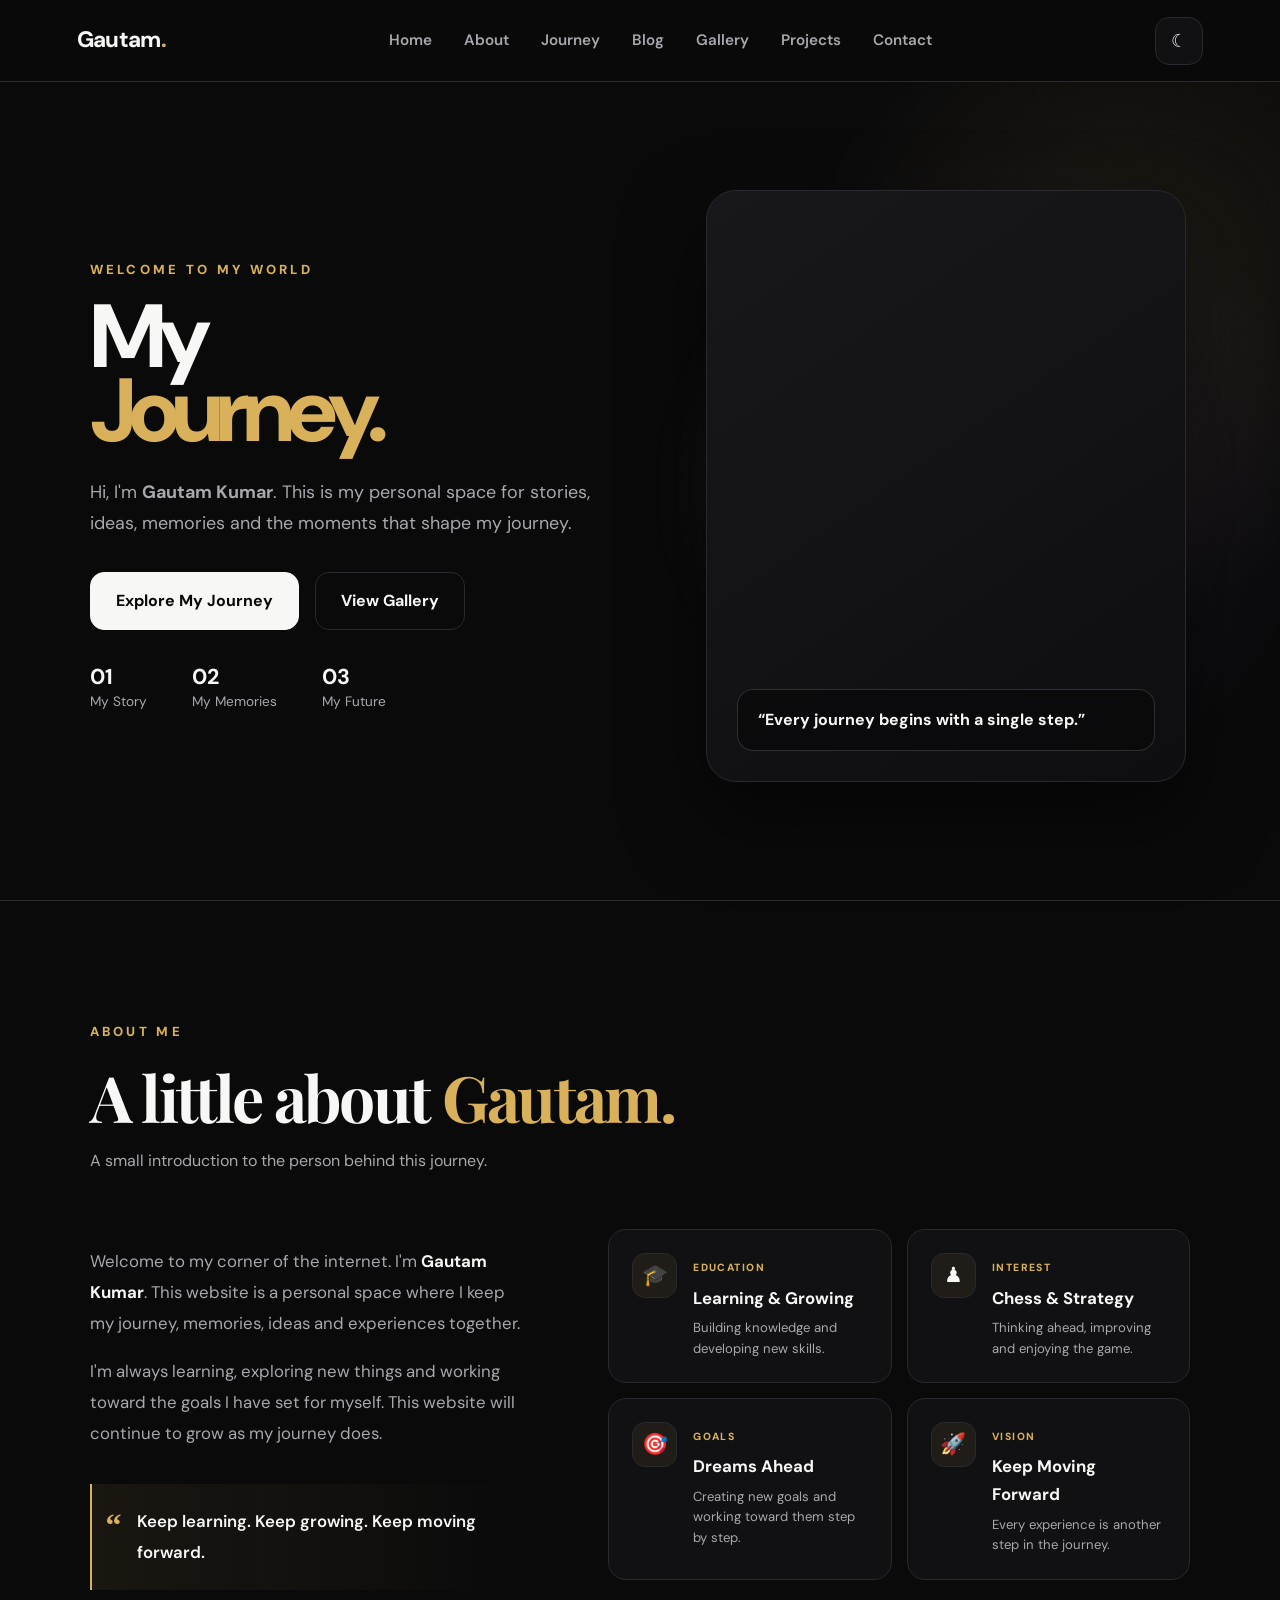
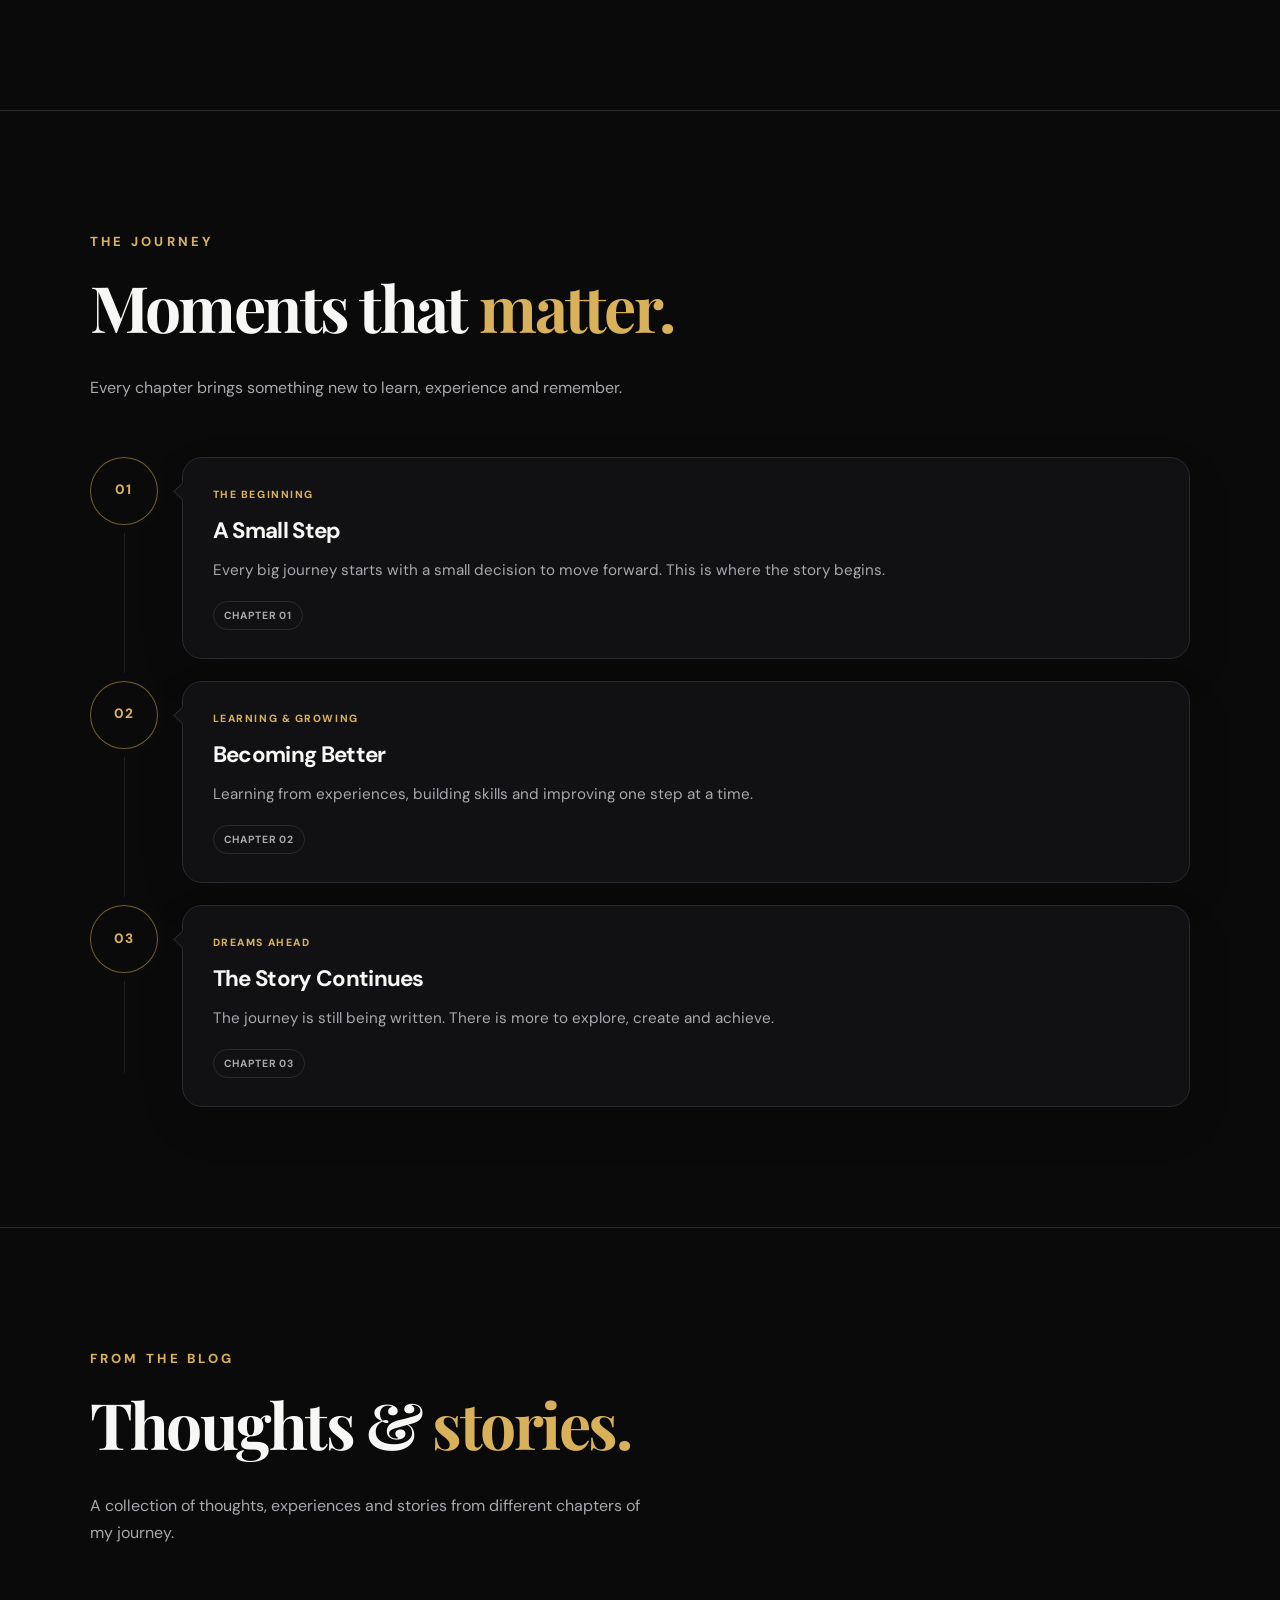
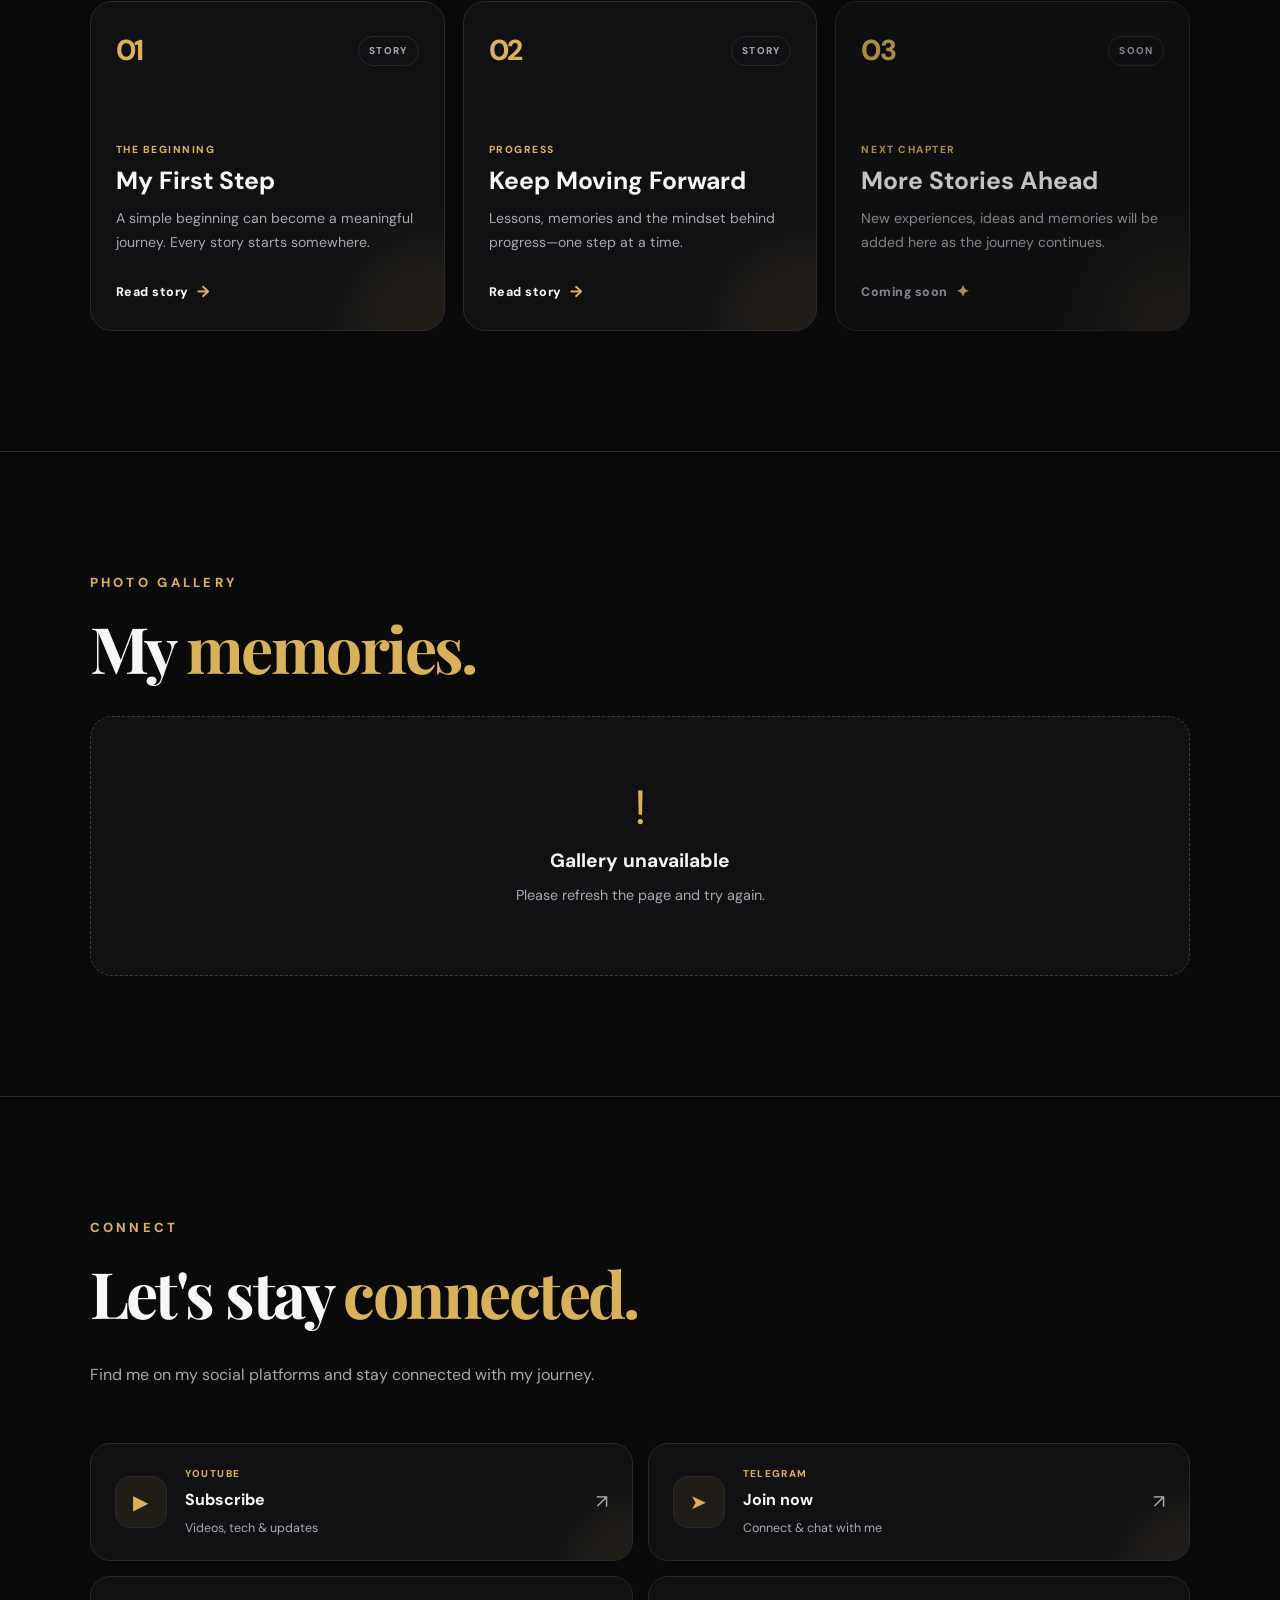
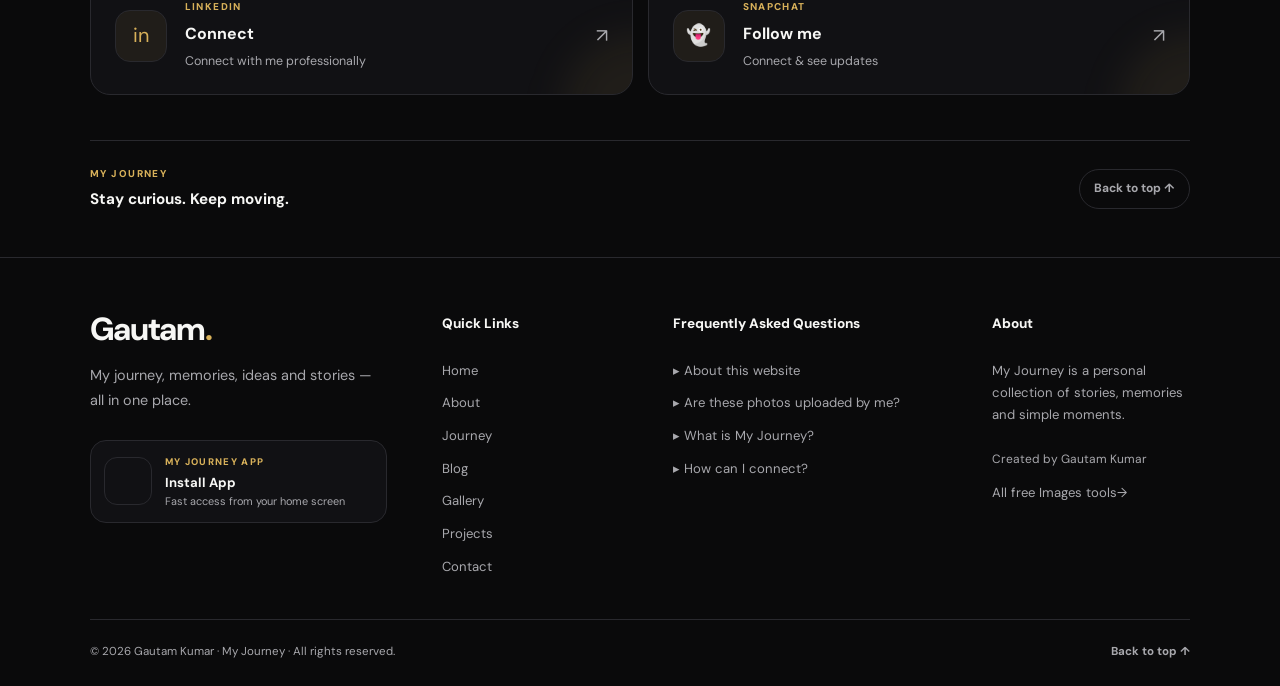
<file: index.html>
<!doctype html>
<html lang="en">
<head>
<meta charset="utf-8">
<meta name="viewport" content="width=device-width,initial-scale=1">
<title>Gautam Kumar — My Journey</title>
<meta name="description" content="Gautam Kumar — personal website, journey, memories, blog and gallery.">
  <meta name="theme-color" content="#0a0a0b">
<meta name="author" content="Gautam Kumar">

<meta property="og:type" content="website">
<meta property="og:title" content="Gautam Kumar — My Journey">
<meta property="og:description" content="Explore Gautam Kumar's journey, memories, stories and gallery.">
<meta property="og:image" content="gautam-profile.jpg">
<meta property="og:url" content="https://Techg7.github.io/my-journey/">

<meta name="twitter:card" content="summary_large_image">
<meta name="twitter:title" content="Gautam Kumar — My Journey">
<meta name="twitter:description" content="My journey, memories, stories and experiences.">
<meta name="twitter:image" content="gautam-profile.jpg">

<link rel="preload" as="image" href="gautam-profile.jpg" fetchpriority="high">
<link rel="stylesheet" href="style.css">
  <link rel="manifest" href="manifest.webmanifest">
</head>
<body>
<header class="nav">
  <a class="brand" href="#home">Gautam<span>.</span></a>
  <nav>
    <a href="#home">Home</a><a href="#about">About</a><a href="#journey">Journey</a>
    <a href="#blog">Blog</a><a href="#gallery">Gallery</a><a href="projects.html" class="nav-link">Projects
    </a>
    <a href="#contact">Contact</a>  </nav>
  <button id="theme" class="icon-btn" aria-label="Toggle theme">☾</button>
</header>

<!-- Mobile bottom navigation bar -->
<nav class="mobile-nav" aria-label="Mobile navigation">
  <a href="#home"><span>⌂</span><small>Home</small></a>
  <a href="#about"><span>◉</span><small>About</small></a>
  <a href="#journey"><span>↗</span><small>Journey</small></a>
  <a href="#blog"><span>✎</span><small>Blog</small></a>
  <a href="#gallery"><span>▧</span><small>Gallery</small></a>
  <a href="projects.html" class="nav-link">🚀Projects</a>
  <a href="#contact"><span>☏</span><small>Contact</small></a>
 </nav>
<main>
<section id="home" class="hero">
  <div class="hero-copy">
    <p class="eyebrow">WELCOME TO MY WORLD</p>
    <h1>My<br><span>Journey.</span></h1>
    <p class="lead">Hi, I'm <b>Gautam Kumar</b>. This is my personal space for stories, ideas, memories and the moments that shape my journey.</p>
    <div class="actions"><a class="btn primary" href="#journey">Explore My Journey</a><a class="btn" href="#gallery">View Gallery</a></div>
    <div class="mini-stats"><div><b>01</b><span>My Story</span></div><div><b>02</b><span>My Memories</span></div><div><b>03</b><span>My Future</span></div></div>
  </div>
  <div class="hero-card">
    <div class="glow"></div>
    <img src="gautam-profile.jpg" alt="Gautam Kumar">
    
    <div class="quote">“Every journey begins with a single step.”</div>
  </div>
</section>
<section id="about" class="section about-section">

  <div class="about-heading">
    <p class="eyebrow">ABOUT ME</p>

    <h2>
      A little about
      <span>Gautam.</span>
    </h2>

    <p class="about-intro">
      A small introduction to the person behind this journey.
    </p>
  </div>


  <div class="about-content">

    <div class="about-text">

      <p>
        Welcome to my corner of the internet. I'm
        <strong>Gautam Kumar</strong>.
        This website is a personal space where I keep my
        journey, memories, ideas and experiences together.
      </p>

      <p>
        I'm always learning, exploring new things and
        working toward the goals I have set for myself.
        This website will continue to grow as my journey does.
      </p>

      <div class="about-quote">
        <span>“</span>
        Keep learning. Keep growing. Keep moving forward.
      </div>

    </div>


    <div class="about-cards">

      <div class="about-card">
        <div class="about-icon">🎓</div>
        <div>
          <small>EDUCATION</small>
          <h3>Learning & Growing</h3>
          <p>Building knowledge and developing new skills.</p>
        </div>
      </div>


      <div class="about-card">
        <div class="about-icon">♟</div>
        <div>
          <small>INTEREST</small>
          <h3>Chess & Strategy</h3>
          <p>Thinking ahead, improving and enjoying the game.</p>
        </div>
      </div>


      <div class="about-card">
        <div class="about-icon">🎯</div>
        <div>
          <small>GOALS</small>
          <h3>Dreams Ahead</h3>
          <p>Creating new goals and working toward them step by step.</p>
        </div>
      </div>


      <div class="about-card">
        <div class="about-icon">🚀</div>
        <div>
          <small>VISION</small>
          <h3>Keep Moving Forward</h3>
          <p>Every experience is another step in the journey.</p>
        </div>
      </div>

    </div>

  </div>

</section>
<section id="journey" class="section journey-section">

  <div class="journey-heading">
    <p class="eyebrow">THE JOURNEY</p>

    <h2>Moments that <span>matter.</span></h2>

    <p>
      Every chapter brings something new to learn,
      experience and remember.
    </p>
  </div>

  <div class="journey-timeline">

    <article class="journey-item">
      <div class="journey-number">01</div>

      <div class="journey-card">
        <small>THE BEGINNING</small>
        <h3>A Small Step</h3>
        <p>
          Every big journey starts with a small decision
          to move forward. This is where the story begins.
        </p>
        <span class="journey-tag">Chapter 01</span>
      </div>
    </article>


    <article class="journey-item">
      <div class="journey-number">02</div>

      <div class="journey-card">
        <small>LEARNING & GROWING</small>
        <h3>Becoming Better</h3>
        <p>
          Learning from experiences, building skills and
          improving one step at a time.
        </p>
        <span class="journey-tag">Chapter 02</span>
      </div>
    </article>


    <article class="journey-item">
      <div class="journey-number">03</div>

      <div class="journey-card">
        <small>DREAMS AHEAD</small>
        <h3>The Story Continues</h3>
        <p>
          The journey is still being written. There is
          more to explore, create and achieve.
        </p>
        <span class="journey-tag">Chapter 03</span>
      </div>
    </article>

  </div>

</section> 
  <section id="blog" class="section blog-section">

  <div class="blog-heading">
    <p class="eyebrow">FROM THE BLOG</p>

    <h2>
      Thoughts &
      <span>stories.</span>
    </h2>

    <p>
      A collection of thoughts, experiences and stories
      from different chapters of my journey.
    </p>
  </div>


  <div class="blog-grid">

    <a class="blog-card" href="first-post.html">

      <div class="blog-card-top">
        <span class="blog-number">01</span>
        <span class="blog-type">STORY</span>
      </div>

      <div class="blog-card-content">

        <p class="blog-label">THE BEGINNING</p>

        <h3>My First Step</h3>

        <p class="blog-description">
          A simple beginning can become a meaningful
          journey. Every story starts somewhere.
        </p>

        <span class="blog-read">
          Read story
          <span>→</span>
        </span>

      </div>

    </a>


    <a class="blog-card" href="second-post.html">

      <div class="blog-card-top">
        <span class="blog-number">02</span>
        <span class="blog-type">STORY</span>
      </div>

      <div class="blog-card-content">

        <p class="blog-label">PROGRESS</p>

        <h3>Keep Moving Forward</h3>

        <p class="blog-description">
          Lessons, memories and the mindset behind
          progress—one step at a time.
        </p>

        <span class="blog-read">
          Read story
          <span>→</span>
        </span>

      </div>

    </a>


    <div class="blog-card blog-coming-soon">

      <div class="blog-card-top">
        <span class="blog-number">03</span>
        <span class="blog-type">SOON</span>
      </div>

      <div class="blog-card-content">

        <p class="blog-label">NEXT CHAPTER</p>

        <h3>More Stories Ahead</h3>

        <p class="blog-description">
          New experiences, ideas and memories will be
          added here as the journey continues.
        </p>

        <span class="blog-read">
          Coming soon
          <span>✦</span>
        </span>

      </div>

    </div>

  </div>

  </section>

<section id="gallery" class="section">
  <p class="eyebrow">PHOTO GALLERY</p><h2>My <span>memories.</span></h2>
  <div class="gallery">
    <figure><img src="gautam-profile.jpg" alt="Gautam Kumar"><figcaption>Featured memory</figcaption></figure>
    <div class="gallery-placeholder"><span>+</span><p>Add your next photo here</p></div>
    <div class="gallery-placeholder"><span>+</span><p>Add your next photo here</p></div>
  </div>
</section>
<section id="contact" class="section contact-section">

  <div class="contact-heading">
    <p class="eyebrow">CONNECT</p>

    <h2>
      Let's stay
      <span>connected.</span>
    </h2>

    <p>
      Find me on my social platforms and stay connected
      with my journey.
    </p>
  </div>

  <div class="contact-grid">

    <!-- YouTube -->
    <a
      class="contact-card"
      href="https://www.youtube.com/@Gautam_techg7"
      target="_blank"
      rel="noopener noreferrer"
    >
      <div class="contact-icon">▶</div>

      <div class="contact-info">
        <small>YOUTUBE</small>
        <h3>Subscribe</h3>
        <p>Videos, tech & updates</p>
      </div>

      <span class="contact-arrow">↗</span>
    </a>


    <!-- Telegram -->
    <a
      class="contact-card"
      href="https://t.me/gtpda71"
      target="_blank"
      rel="noopener noreferrer"
    >
      <div class="contact-icon">➤</div>

      <div class="contact-info">
        <small>TELEGRAM</small>
        <h3>Join now</h3>
        <p>Connect & chat with me</p>
      </div>

      <span class="contact-arrow">↗</span>
    </a>


    <!-- LinkedIn -->
    <a
      class="contact-card"
      href="https://www.linkedin.com/in/gautam-kumar-772797381"
      target="_blank"
      rel="noopener noreferrer"
    >
      <div class="contact-icon">in</div>

      <div class="contact-info">
        <small>LINKEDIN</small>
        <h3>Connect</h3>
        <p>Connect with me professionally</p>
      </div>

      <span class="contact-arrow">↗</span>
    </a>


    <!-- Snapchat -->
    <a
      class="contact-card"
      href="https://www.snapchat.com/"
      target="_blank"
      rel="noopener noreferrer"
    >
      <div class="contact-icon">👻</div>

      <div class="contact-info">
        <small>SNAPCHAT</small>
        <h3>Follow me</h3>
        <p>Connect & see updates</p>
      </div>

      <span class="contact-arrow">↗</span>
    </a>

  </div>

  <div class="contact-bottom">

    <div>
      <span>MY JOURNEY</span>
      <strong>Stay curious. Keep moving.</strong>
    </div>

    <a class="contact-top" href="#home">
      Back to top ↑
    </a>
  </div>
</section>
  
  </main>
  <footer class="site-footer">

  <div class="footer-grid">

    <!-- BRAND -->
    <div class="footer-brand-col">

      <a href="#home" class="footer-brand">
        Gautam<span>.</span>
      </a>

      <p class="footer-description">
        My journey, memories, ideas and stories —
        all in one place.
      </p>

      <!-- PWA INSTALL -->
      <div class="footer-install">

        <img
          src="icon-192.png"
          alt="My Journey App"
          class="footer-app-icon"
        >

        <div class="footer-install-info">
          <small>MY JOURNEY APP</small>
          <strong id="installStatus">
            Install App
          </strong>
          <span>
            Fast access from your home screen
          </span>
        </div>

        <button
          id="installAppBtn"
          class="footer-install-btn"
          type="button"
          hidden
        >
          Install →
        </button>

      </div>

    </div>


    <!-- QUICK LINKS -->
    <div class="footer-column">

      <h4>Quick Links</h4>

      <a href="#home">Home</a>
      <a href="#about">About</a>
      <a href="#journey">Journey</a>
      <a href="#blog">Blog</a>
      <a href="#gallery">Gallery</a>
      <a href="projects.html">Projects</a>
      <a href="#contact">Contact</a>

    </div>


    <!-- FAQ -->
    <div class="footer-column">

      <h4>Frequently Asked Questions</h4>

      <a href="#contact">
        <span>▸</span> About this website
      </a>

      <a href="#gallery">
        <span>▸</span> Are these photos uploaded by me?
      </a>

      <a href="#journey">
        <span>▸</span> What is My Journey?
      </a>

      <a href="#contact">
        <span>▸</span> How can I connect?
      </a>

    </div>


    <!-- ABOUT -->
    <div class="footer-column footer-about">

      <h4>About</h4>

      <p>
        My Journey is a personal collection of
        stories, memories and simple moments.
      </p>

      <small>
        Created by Gautam Kumar
      </small>

      <a href="https://techg7.github.io/AllFreeImageTools/index.html">
        All free Images tools→
      </a>

    </div>

  </div>


  <!-- FOOTER BOTTOM -->
  <div class="footer-bottom">

    <span>
      © 2026 Gautam Kumar · My Journey · All rights reserved.
    </span>

    <a href="#home">
      Back to top ↑
    </a>

  </div>

  </footer>
   <script src="script.js?v=2"></script>
  <script>
if ("serviceWorker" in navigator) {
  window.addEventListener("load", () => {
    navigator.serviceWorker.register("sw.js", {
      scope: "/my-journey/"
    }).catch(error => {
      console.error("Service Worker registration failed:", error);
    });
  });
}
  </script>
  <script>
let deferredInstallPrompt=null;

window.addEventListener("beforeinstallprompt",e=>{
  e.preventDefault();
  deferredInstallPrompt=e;

  const btn=document.getElementById("installAppBtn");
  if(btn) btn.hidden=false;
});

document.addEventListener("click",async e=>{
  if(!e.target.matches("#installAppBtn")) return;

  if(!deferredInstallPrompt) return;

  deferredInstallPrompt.prompt();

  await deferredInstallPrompt.userChoice;

  deferredInstallPrompt=null;
  e.target.hidden=true;
});

window.addEventListener("appinstalled",()=>{
  const btn=document.getElementById("installAppBtn");
  if(btn) btn.hidden=true;
});
  </script>
  </body></html>
</file>
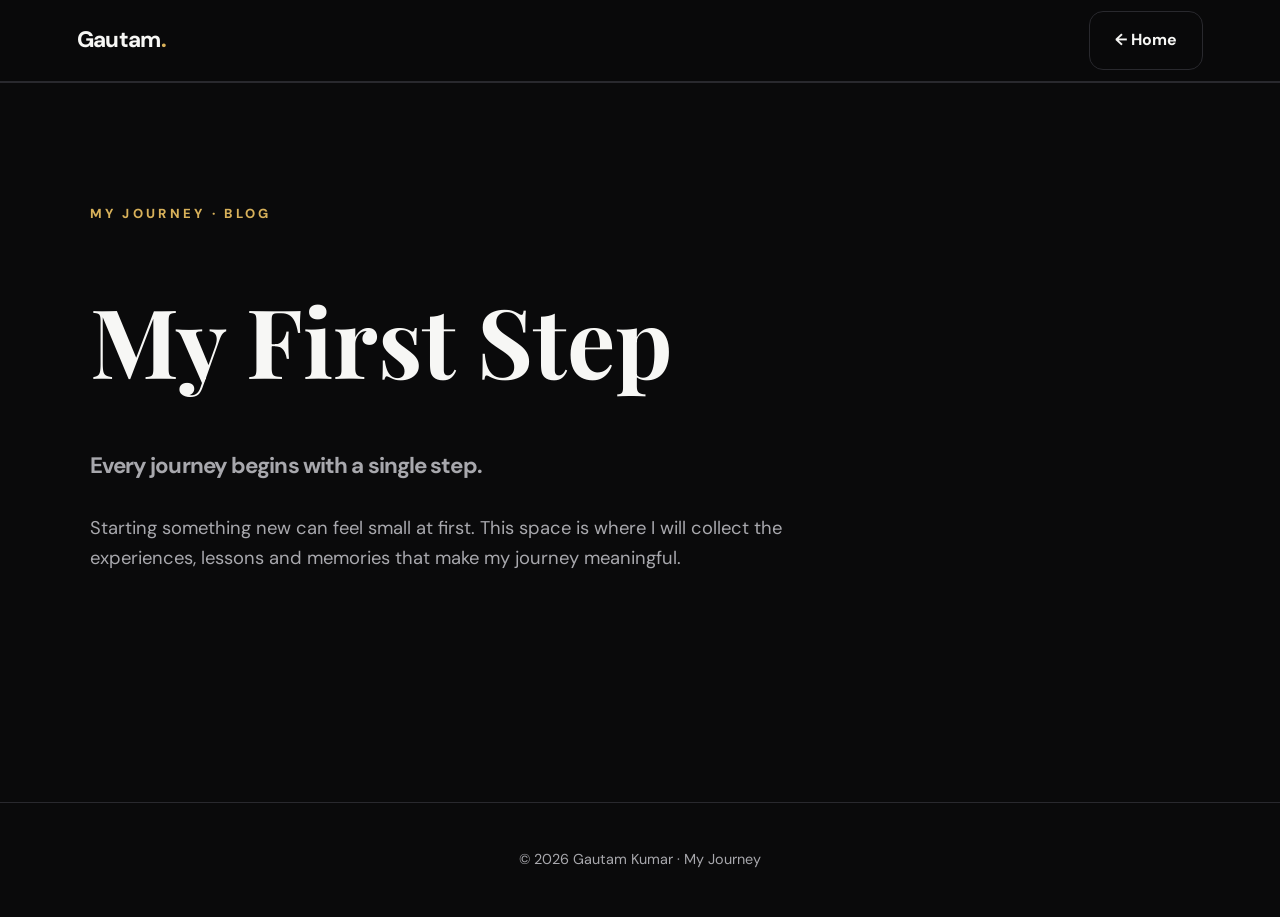
<file: first-post.html>
<!doctype html><html lang="en"><head><meta charset="utf-8"><meta name="viewport" content="width=device-width,initial-scale=1"><title>My First Step — Gautam Kumar</title><link rel="stylesheet" href="style.css"></head><body><header class="nav"><a class="brand" href="index.html">Gautam<span>.</span></a><a class="btn" href="index.html">← Home</a></header><main class="section" style="min-height:80vh"><p class="eyebrow">MY JOURNEY · BLOG</p><h1 style="font-family:'Playfair Display',serif;font-size:clamp(3rem,8vw,6rem);line-height:1.05">My First Step</h1><h2 style="font-size:1.4rem;color:var(--muted);font-family:'DM Sans',sans-serif">Every journey begins with a single step.</h2><p style="max-width:760px;font-size:1.15rem;color:var(--muted);margin-top:35px">Starting something new can feel small at first. This space is where I will collect the experiences, lessons and memories that make my journey meaningful.</p></main><footer>© 2026 Gautam Kumar · My Journey</footer></body></html>
</file>
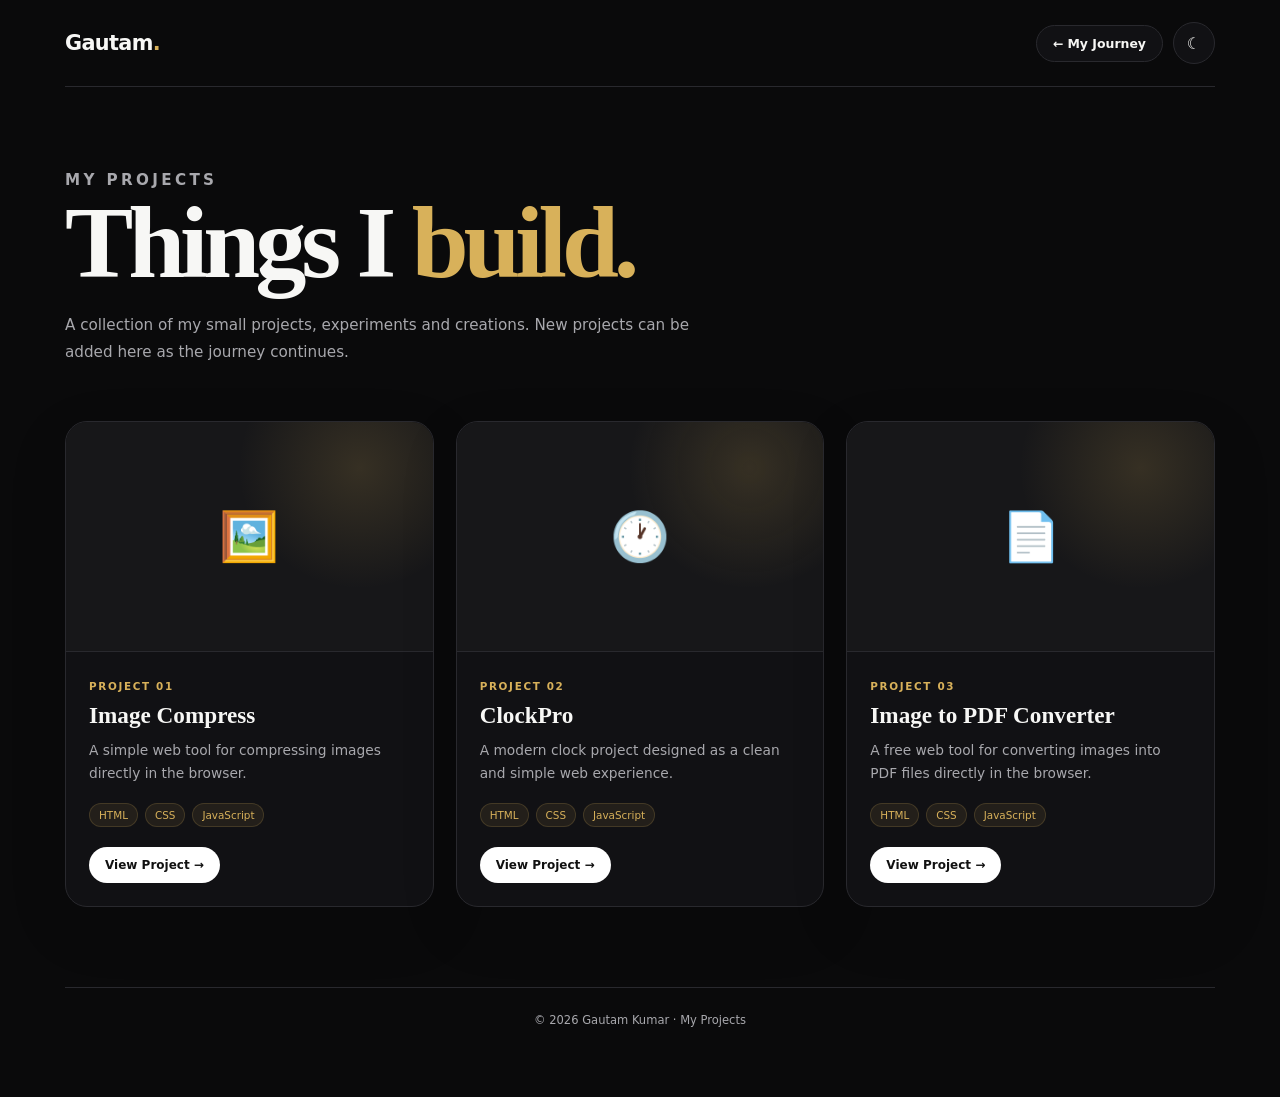
<file: projects.html>
<!DOCTYPE html>
<html lang="en">
<head>
<meta charset="UTF-8">
<meta name="viewport" content="width=device-width,initial-scale=1.0">

<title>Gautam Kumar — Projects</title>

<meta name="description"
content="Projects, experiments and creations by Gautam Kumar.">

<style>
:root{
  --bg:#0a0a0b;
  --panel:#111114;
  --panel2:#171719;
  --text:#f7f7f5;
  --muted:#a8a8ad;
  --line:#29292e;
  --accent:#d8b15a;
  --button:#fff;
  --button-text:#111;
}

body.light{
  --bg:#f7f7f4;
  --panel:#fff;
  --panel2:#f2f2ee;
  --text:#151516;
  --muted:#626269;
  --line:#dddde0;
  --button:#151516;
  --button-text:#fff;
}

*{
  box-sizing:border-box;
}

html{
  scroll-behavior:smooth;
}

body{
  margin:0;
  min-height:100vh;
  background:var(--bg);
  color:var(--text);
  font-family:
    Inter,
    DM Sans,
    system-ui,
    -apple-system,
    BlinkMacSystemFont,
    "Segoe UI",
    sans-serif;
  transition:
    background .3s ease,
    color .3s ease;
}

a{
  color:inherit;
  text-decoration:none;
}

button{
  font-family:inherit;
}

.projects-page{
  width:min(1150px,92%);
  margin:auto;
  padding-bottom:70px;
}

/* HEADER */

.projects-header{
  display:flex;
  align-items:center;
  justify-content:space-between;
  gap:15px;

  padding:22px 0;

  border-bottom:1px solid var(--line);
}

.brand{
  font-size:1.3rem;
  font-weight:800;
  letter-spacing:-.03em;
}

.brand span{
  color:var(--accent);
}

.header-actions{
  display:flex;
  align-items:center;
  gap:10px;
}

.back-button,
.theme-button{
  border:1px solid var(--line);
  border-radius:999px;
  background:var(--panel);
  color:var(--text);

  cursor:pointer;

  transition:.25s ease;
}

.back-button{
  padding:10px 16px;
  font-size:.78rem;
  font-weight:700;
}

.theme-button{
  width:42px;
  height:42px;
  font-size:1rem;
}

.back-button:hover,
.theme-button:hover{
  transform:translateY(-2px);
  border-color:var(--accent);
}

.back-button:hover{
  background:var(--accent);
  color:#111;
}

/* HERO */

.projects-hero{
  padding:80px 0 55px;
}

.eyebrow{
  margin:0 0 18px;

  color:var(--accent);

  font-size:.72rem;
  font-weight:800;
  letter-spacing:.22em;
}

.projects-hero h1{
  margin:0 0 20px;

  font-family:Georgia,"Times New Roman",serif;

  font-size:clamp(3.5rem,8vw,6.5rem);

  line-height:.95;
  letter-spacing:-.05em;
}

.projects-hero h1 span{
  color:var(--accent);
}

.projects-hero p{
  max-width:650px;

  margin:0;

  color:var(--muted);

  line-height:1.8;
  font-size:.95rem;
}

/* GRID */

.projects-grid{
  display:grid;
  grid-template-columns:repeat(3,1fr);
  gap:22px;
}

/* CARD */

.project-card{
  overflow:hidden;

  border:1px solid var(--line);
  border-radius:22px;

  background:var(--panel);

  box-shadow:
    0 20px 60px rgba(0,0,0,.12);

  transition:
    transform .3s ease,
    border-color .3s ease,
    box-shadow .3s ease,
    background .3s ease;
}

.project-card:hover{
  transform:translateY(-7px);

  border-color:
    rgba(216,177,90,.55);

  box-shadow:
    0 30px 70px rgba(0,0,0,.18);
}

/* PREVIEW */

.project-preview{
  aspect-ratio:16/10;

  display:flex;
  align-items:center;
  justify-content:center;

  background:
    radial-gradient(
      circle at 80% 20%,
      rgba(216,177,90,.16),
      transparent 35%
    ),
    var(--panel2);

  font-size:3rem;

  border-bottom:1px solid var(--line);
}

/* CONTENT */

.project-content{
  padding:23px;
}

.project-number{
  display:inline-block;

  margin-bottom:10px;

  color:var(--accent);

  font-size:.65rem;
  font-weight:800;
  letter-spacing:.16em;
}

.project-content h2{
  margin:0 0 10px;

  font-family:Georgia,"Times New Roman",serif;

  font-size:1.45rem;
  line-height:1.2;
}

.project-content p{
  margin:0 0 18px;

  color:var(--muted);

  font-size:.86rem;
  line-height:1.65;
}

.project-tech{
  display:flex;
  flex-wrap:wrap;
  gap:7px;
}

.project-tech span{
  padding:5px 9px;

  border:1px solid
    rgba(216,177,90,.18);

  border-radius:999px;

  background:
    rgba(216,177,90,.09);

  color:var(--accent);

  font-size:.65rem;
}

.project-button{
  display:inline-flex;
  align-items:center;
  gap:7px;

  margin-top:20px;
  padding:11px 16px;

  border-radius:999px;

  background:var(--button);
  color:var(--button-text);

  font-size:.75rem;
  font-weight:800;

  transition:.25s ease;
}

.project-button:hover{
  background:var(--accent);
  color:#111;
  transform:translateY(-2px);
}

/* FOOTER */

.projects-footer{
  margin-top:80px;
  padding-top:25px;

  border-top:1px solid var(--line);

  text-align:center;

  color:var(--muted);

  font-size:.72rem;
}

/* MOBILE */

@media(max-width:850px){

  .projects-grid{
    grid-template-columns:repeat(2,1fr);
  }

}

@media(max-width:560px){

  .projects-page{
    width:94%;
    padding-bottom:40px;
  }

  .projects-header{
    padding:18px 0;
  }

  .brand{
    font-size:1.15rem;
  }

  .back-button{
    padding:8px 12px;
  }

  .theme-button{
    width:38px;
    height:38px;
  }

  .projects-hero{
    padding:55px 0 35px;
  }

  .projects-hero h1{
    font-size:3.5rem;
  }

  .projects-grid{
    grid-template-columns:1fr;
    gap:17px;
  }

  .project-card{
    border-radius:19px;
  }

  .projects-footer{
    margin-top:55px;
  }

}
</style>
</head>

<body>

<div class="projects-page">

  <!-- HEADER -->

  <header class="projects-header">

    <a href="index.html" class="brand">
      Gautam<span>.</span>
    </a>

    <div class="header-actions">

      <a
        href="index.html"
        class="back-button"
      >
        ← My Journey
      </a>

      <button
        id="theme"
        class="theme-button"
        type="button"
        aria-label="Toggle theme"
      >
        ☾
      </button>

    </div>

  </header>


  <!-- HERO -->

  <section class="projects-hero">

    <p class="eyebrow">
      MY PROJECTS
    </p>

    <h1>
      Things I <span>build.</span>
    </h1>

    <p>
      A collection of my small projects,
      experiments and creations. New
      projects can be added here as the
      journey continues.
    </p>

  </section>


  <!-- PROJECTS -->

  <section class="projects-grid">


    <!-- PROJECT 01 -->

    <article class="project-card">

      <div class="project-preview">
        🖼️
      </div>

      <div class="project-content">

        <span class="project-number">
          PROJECT 01
        </span>

        <h2>
          Image Compress
        </h2>

        <p>
          A simple web tool for compressing
          images directly in the browser.
        </p>

        <div class="project-tech">
          <span>HTML</span>
          <span>CSS</span>
          <span>JavaScript</span>
        </div>

        <a
          href="https://techg7.github.io/Image-compress/"
          class="project-button"
          target="_blank"
          rel="noopener noreferrer"
        >
          View Project →
        </a>

      </div>

    </article>


    <!-- PROJECT 02 -->

    <article class="project-card">

      <div class="project-preview">
        🕐
      </div>

      <div class="project-content">

        <span class="project-number">
          PROJECT 02
        </span>

        <h2>
          ClockPro
        </h2>

        <p>
          A modern clock project designed as
          a clean and simple web experience.
        </p>

        <div class="project-tech">
          <span>HTML</span>
          <span>CSS</span>
          <span>JavaScript</span>
        </div>

        <a
          href="https://techg7.github.io/Clockpro/"
          class="project-button"
          target="_blank"
          rel="noopener noreferrer"
        >
          View Project →
        </a>

      </div>

    </article>


    <!-- PROJECT 03 -->

    <article class="project-card">

      <div class="project-preview">
        📄
      </div>

      <div class="project-content">

        <span class="project-number">
          PROJECT 03
        </span>

        <h2>
          Image to PDF Converter
        </h2>

        <p>
          A free web tool for converting
          images into PDF files directly
          in the browser.
        </p>

        <div class="project-tech">
          <span>HTML</span>
          <span>CSS</span>
          <span>JavaScript</span>
        </div>

        <a
          href="https://techg7.github.io/Free-image-to-pdf-converter/"
          class="project-button"
          target="_blank"
          rel="noopener noreferrer"
        >
          View Project →
        </a>

      </div>

    </article>


  </section>


  <!-- FOOTER -->

  <footer class="projects-footer">

    © 2026 Gautam Kumar · My Projects

  </footer>

</div>


<script>
const themeButton=document.getElementById("theme");

function setTheme(theme){

  if(theme==="light"){
    document.body.classList.add("light");
    themeButton.textContent="☀";
    themeButton.setAttribute(
      "aria-label",
      "Switch to dark mode"
    );
  }else{
    document.body.classList.remove("light");
    themeButton.textContent="☾";
    themeButton.setAttribute(
      "aria-label",
      "Switch to light mode"
    );
  }

  localStorage.setItem("theme",theme);
}

const savedTheme=localStorage.getItem("theme");

setTheme(savedTheme==="light" ? "light" : "dark");

themeButton.addEventListener("click",()=>{

  const isLight=
    document.body.classList.contains("light");

  setTheme(isLight ? "dark" : "light");

});
</script>

</body>
</html>
</file>
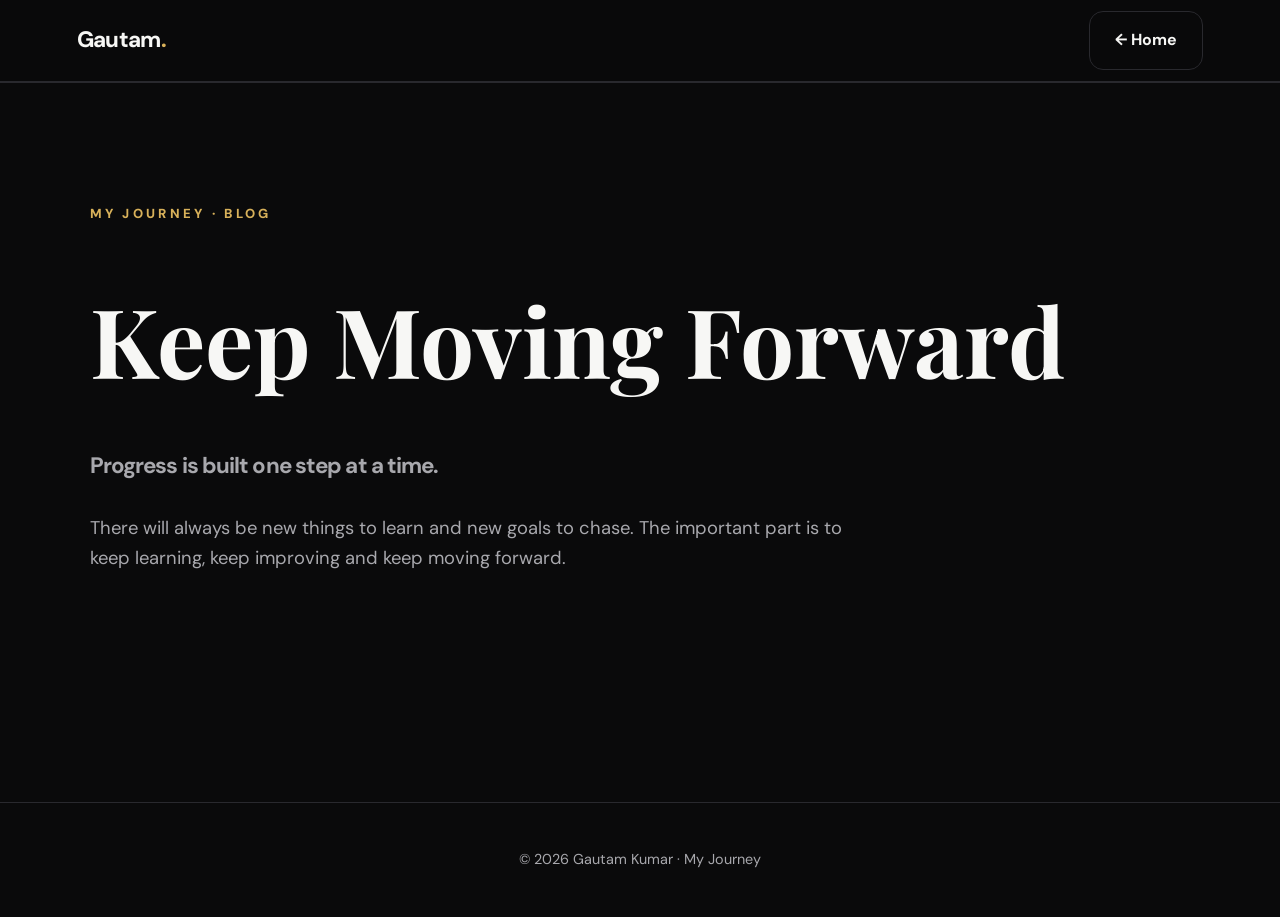
<file: second-post.html>
<!doctype html><html lang="en"><head><meta charset="utf-8"><meta name="viewport" content="width=device-width,initial-scale=1"><title>Keep Moving Forward — Gautam Kumar</title><link rel="stylesheet" href="style.css"></head><body><header class="nav"><a class="brand" href="index.html">Gautam<span>.</span></a><a class="btn" href="index.html">← Home</a></header><main class="section" style="min-height:80vh"><p class="eyebrow">MY JOURNEY · BLOG</p><h1 style="font-family:'Playfair Display',serif;font-size:clamp(3rem,8vw,6rem);line-height:1.05">Keep Moving Forward</h1><h2 style="font-size:1.4rem;color:var(--muted);font-family:'DM Sans',sans-serif">Progress is built one step at a time.</h2><p style="max-width:760px;font-size:1.15rem;color:var(--muted);margin-top:35px">There will always be new things to learn and new goals to chase. The important part is to keep learning, keep improving and keep moving forward.</p></main><footer>© 2026 Gautam Kumar · My Journey</footer></body></html>
</file>
<file: style.css>
@import url('https://fonts.googleapis.com/css2?family=DM+Sans:wght@400;500;600;700;800&family=Playfair+Display:wght@600;700&display=swap');

/* =========================================================
   ROOT
========================================================= */

:root{
  --bg:#0a0a0b;
  --panel:#111114;
  --text:#f7f7f5;
  --muted:#a8a8ad;
  --line:#29292e;
  --accent:#d8b15a;
}

*{
  box-sizing:border-box;
}

html{
  scroll-behavior:smooth;
  scroll-padding-top:90px;
}

body{
  margin:0;
  background:var(--bg);
  color:var(--text);
  font-family:"DM Sans",sans-serif;
  line-height:1.65;
}

a{
  color:inherit;
  text-decoration:none;
}

button{
  font-family:inherit;
}


/* =========================================================
   NAVIGATION
========================================================= */

.nav{
  position:sticky;
  top:0;
  z-index:1000;

  width:100%;
  height:82px;

  display:flex;
  align-items:center;
  justify-content:space-between;

  padding:0 6%;

  background:rgba(10,10,11,.88);

  backdrop-filter:blur(18px);
  -webkit-backdrop-filter:blur(18px);

  border-bottom:1px solid var(--line);
}

.brand{
  font-size:1.4rem;
  font-weight:800;
  letter-spacing:-.03em;
}

.brand span{
  color:var(--accent);
}

.nav > nav{
  display:flex;
  align-items:center;
  gap:32px;
}

.nav > nav a{
  color:var(--muted);
  font-size:.95rem;
  font-weight:600;
  transition:.2s ease;
}

.nav > nav a:hover{
  color:var(--text);
}

.icon-btn{
  width:48px;
  height:48px;

  border:1px solid var(--line);
  border-radius:14px;

  background:var(--panel);
  color:var(--text);

  font-size:1.1rem;

  cursor:pointer;

  transition:.2s ease;
}

.icon-btn:hover{
  transform:translateY(-2px);
}


/* =========================================================
   MOBILE NAVIGATION
========================================================= */

.mobile-nav{
  display:none;
}


/* =========================================================
   HERO
========================================================= */

.hero{
  width:100%;
  max-width:1500px;

  min-height:calc(100vh - 82px);

  margin:0 auto;

  display:grid;

  grid-template-columns:
    minmax(0,1.05fr)
    minmax(380px,.95fr);

  align-items:center;

  gap:70px;

  padding:70px 7% 80px;

  background:
    radial-gradient(
      circle at 78% 48%,
      rgba(141,107,232,.12),
      transparent 30%
    ),
    radial-gradient(
      circle at 88% 25%,
      rgba(216,177,90,.10),
      transparent 25%
    );
}

.hero-copy{
  max-width:700px;
}

.eyebrow{
  margin:0 0 20px;

  color:var(--accent);

  font-size:.82rem;
  font-weight:800;

  letter-spacing:.25em;
}

.hero h1{
  margin:0 0 30px;

  font-size:clamp(5.5rem,7vw,8rem);

  line-height:.82;

  letter-spacing:-.075em;

  font-weight:800;
}

.hero h1 span{
  color:var(--accent);
}

.lead{
  max-width:620px;

  margin:0;

  color:var(--muted);

  font-size:1.12rem;

  line-height:1.75;
}


/* =========================================================
   BUTTONS
========================================================= */

.actions{
  display:flex;
  flex-wrap:wrap;

  gap:16px;

  margin:32px 0;
}

.btn{
  display:inline-flex;

  align-items:center;
  justify-content:center;

  min-height:54px;

  padding:15px 25px;

  border:1px solid var(--line);

  border-radius:14px;

  font-size:1rem;
  font-weight:700;

  transition:.25s ease;
}

.btn:hover{
  transform:translateY(-3px);
}

.btn.primary{
  background:var(--text);
  color:#09090a;

  border-color:var(--text);
}


/* =========================================================
   STATS
========================================================= */

.mini-stats{
  display:flex;

  gap:45px;

  margin-top:35px;
}

.mini-stats div{
  display:flex;
  flex-direction:column;
}

.mini-stats b{
  font-size:1.35rem;
  line-height:1.2;
}

.mini-stats span{
  color:var(--muted);
  font-size:.85rem;
}


/* =========================================================
   HERO CARD
========================================================= */

.hero-card{
  position:relative;

  width:min(100%,480px);

  justify-self:center;

  padding:14px;

  border:1px solid var(--line);

  border-radius:30px;

  background:
    linear-gradient(
      145deg,
      #18181c,
      #0e0e10
    );

  box-shadow:
    0 35px 80px rgba(0,0,0,.5);
}

.hero-card .glow{
  position:absolute;

  inset:-30px;

  z-index:-1;

  background:
    radial-gradient(
      circle,
      rgba(216,177,90,.18),
      transparent 65%
    );

  filter:blur(25px);
}

.hero-card img{
  display:block;

  width:100%;

  aspect-ratio:4/5;

  object-fit:cover;

  border-radius:23px;
}

.quote{
  position:absolute;

  left:30px;
  right:30px;
  bottom:30px;

  padding:17px 20px;

  border:1px solid rgba(255,255,255,.15);

  border-radius:16px;

  background:rgba(10,10,11,.78);

  backdrop-filter:blur(12px);

  -webkit-backdrop-filter:blur(12px);

  font-size:1rem;

  font-weight:700;
}


/* =========================================================
   SECTIONS
========================================================= */

.section{
  width:100%;
  max-width:1350px;

  margin:0 auto;

  padding:120px 7%;

  border-top:1px solid var(--line);
}

.section h2{
  margin:0 0 35px;

  font-family:"Playfair Display",serif;

  font-size:clamp(3rem,5vw,5.5rem);

  line-height:1.05;

  letter-spacing:-.04em;
}

.section h2 span{
  color:var(--accent);
}


/* =========================================================
   ABOUT
========================================================= */

.split{
  display:grid;

  grid-template-columns:1fr 1fr;

  gap:12%;
}

.split p{
  margin:0 0 25px;

  color:var(--muted);

  font-size:1.1rem;

  line-height:1.8;
}


/* =========================================================
   JOURNEY
========================================================= */

.timeline{
  display:grid;
  gap:18px;
}

.timeline article{
  display:grid;

  grid-template-columns:80px 1fr;

  gap:25px;

  padding:28px;

  border:1px solid var(--line);

  border-radius:20px;

  background:var(--panel);
}

.timeline b{
  color:var(--accent);

  font-size:1.5rem;
}

.timeline h3{
  margin:0;

  font-size:1.35rem;
}

.timeline p{
  margin:6px 0 0;

  color:var(--muted);
}


/* =========================================================
   BLOG
========================================================= */

.cards{
  display:grid;

  grid-template-columns:repeat(2,1fr);

  gap:20px;
}

.card{
  display:block;

  padding:32px;

  border:1px solid var(--line);

  border-radius:22px;

  background:var(--panel);

  transition:.25s ease;
}

.card:hover{
  transform:translateY(-5px);
}

.card small{
  color:var(--accent);

  font-weight:700;

  letter-spacing:.15em;
}

.card h3{
  margin:14px 0;

  font-size:1.8rem;
}

.card p{
  color:var(--muted);
}

.card span{
  font-weight:700;
}


/* =========================================================
   GALLERY
========================================================= */

.gallery{
  display:grid;

  grid-template-columns:repeat(3,1fr);

  gap:20px;
}

.gallery figure,
.gallery-placeholder{
  margin:0;

  min-height:320px;

  overflow:hidden;

  border:1px solid var(--line);

  border-radius:22px;

  background:var(--panel);
}

.gallery img{
  display:block;

  width:100%;
  height:100%;

  min-height:320px;

  object-fit:cover;
}

.gallery figcaption{
  padding:10px 15px;

  color:var(--muted);

  font-size:.85rem;
}

.gallery-placeholder{
  display:grid;

  place-content:center;

  text-align:center;

  color:var(--muted);
}

.gallery-placeholder span{
  color:var(--accent);

  font-size:3rem;
}


/* =========================================================
   CONTACT
========================================================= */

.contact{
  display:grid;

  grid-template-columns:1fr 1fr;

  gap:12%;
}

.contact p{
  color:var(--muted);

  font-size:1.1rem;
}

.links{
  display:grid;
  gap:12px;
}

.links a{
  display:flex;

  justify-content:space-between;

  gap:20px;

  padding:18px 0;

  border-bottom:1px solid var(--line);

  transition:.2s;
}

.links a:hover{
  color:var(--accent);
}

.links span{
  color:var(--muted);
}


/* =========================================================
   FOOTER
========================================================= */

footer{
  padding:45px 20px;

  text-align:center;

  color:var(--muted);

  border-top:1px solid var(--line);

  font-size:.9rem;
}


/* =========================================================
   LIGHT MODE
========================================================= */

body.light{
  --bg:#f7f7f4;
  --panel:#ffffff;
  --text:#151516;
  --muted:#626269;
  --line:#dddde0;
}

body.light .nav{
  background:rgba(247,247,244,.9);
}

body.light .btn.primary{
  background:#151516;
  color:#fff;
}

body.light .hero-card{
  background:#fff;

  box-shadow:
    0 30px 70px rgba(0,0,0,.15);
}


/* =========================================================
   DESKTOP-SITE ON MOBILE / TABLET
   Chrome Desktop Site usually gives ~980px CSS width.
   
   IMPORTANT:
   NO FIXED 600px HERO HEIGHT.
========================================================= */

@media (min-width:769px) and (max-width:1100px){

  .nav{
    height:78px;

    padding:0 5%;
  }

  .brand{
    font-size:1.3rem;
  }

  .nav > nav{
    gap:20px;
  }

  .nav > nav a{
    font-size:.82rem;
  }

  .icon-btn{
    width:44px;
    height:44px;
  }


  .hero{
    min-height:620px;

    height:auto;

    grid-template-columns:
      minmax(0,1fr)
      minmax(300px,380px);

    gap:45px;

    padding:55px 5% 65px;
  }

  .hero h1{
    font-size:clamp(4.5rem,7vw,6.5rem);
  }

  .lead{
    font-size:1rem;
  }

  .actions{
    gap:12px;
  }

  .btn{
    min-height:50px;

    padding:13px 20px;

    font-size:.9rem;
  }

  .mini-stats{
    gap:30px;
  }

  .hero-card{
    width:min(100%,380px);
  }

  .section{
    padding:90px 5%;
  }

  .section h2{
    font-size:clamp(2.8rem,5vw,4.5rem);
  }
}


/* =========================================================
   MOBILE
========================================================= */

@media (max-width:768px){

  body{
    padding-bottom:82px;
  }


  /* TOP HEADER */

  .nav{
    height:62px;

    padding:0 5%;
  }

  .brand{
    font-size:1.2rem;
  }

  .nav > nav{
    display:none;
  }

  .icon-btn{
    width:44px;
    height:44px;

    border-radius:13px;
  }


  /* BOTTOM NAV */

  .mobile-nav{
    position:fixed;

    left:12px;
    right:12px;
    bottom:12px;

    z-index:99999;

    display:flex;

    width:auto;

    height:72px;

    align-items:center;
    justify-content:space-around;

    padding:5px 2px;

    background:rgba(15,15,17,.96);

    border:1px solid rgba(255,255,255,.15);

    border-radius:26px;

    backdrop-filter:blur(18px);
    -webkit-backdrop-filter:blur(18px);

    box-shadow:
      0 12px 40px rgba(0,0,0,.35);
  }

  .mobile-nav a{
    flex:1;

    display:flex;

    flex-direction:column;

    align-items:center;
    justify-content:center;

    gap:3px;

    color:#aaa;

    font-size:11px;

    font-weight:500;

    text-align:center;
  }

  .mobile-nav a span{
    font-size:20px;

    line-height:1;
  }

  .mobile-nav a small{
    font-size:10px;

    white-space:nowrap;
  }


  /* MOBILE HERO */

  .hero{
    min-height:auto;

    height:auto;

    display:grid;

    grid-template-columns:1fr;

    gap:42px;

    padding:50px 6% 75px;
  }

  .hero-copy{
    max-width:none;
  }

  .eyebrow{
    margin-bottom:18px;

    font-size:.7rem;
  }

  .hero h1{
    margin-bottom:28px;

    font-size:clamp(4rem,20vw,6rem);

    line-height:.86;

    letter-spacing:-.065em;
  }

  .lead{
    font-size:.95rem;

    line-height:1.75;
  }


  /* MOBILE BUTTONS */

  .actions{
    display:flex;

    flex-wrap:nowrap;

    gap:10px;

    margin:28px 0;
  }

  .btn{
    flex:1;

    min-height:52px;

    padding:13px 12px;

    border-radius:14px;

    font-size:.9rem;

    text-align:center;
  }


  /* MOBILE STATS */

  .mini-stats{
    gap:28px;

    margin-top:30px;
  }

  .mini-stats b{
    font-size:1.2rem;
  }

  .mini-stats span{
    font-size:.75rem;
  }


  /* MOBILE CARD */

  .hero-card{
    width:min(88vw,390px);

    justify-self:center;

    padding:12px;

    border-radius:27px;
  }

  .hero-card img{
    border-radius:21px;
  }

  .quote{
    left:20px;
    right:20px;
    bottom:20px;

    padding:13px 15px;

    font-size:.85rem;
  }


  /* MOBILE SECTIONS */

  .section{
    padding:75px 6%;
  }

  .section h2{
    margin-bottom:28px;

    font-size:clamp(2.6rem,12vw,4rem);
  }

  .split{
    grid-template-columns:1fr;

    gap:25px;
  }

  .split p,
  .contact p{
    font-size:.98rem;
  }


  /* MOBILE JOURNEY */

  .timeline article{
    grid-template-columns:55px 1fr;

    gap:14px;

    padding:20px;
  }


  /* MOBILE BLOG */

  .cards{
    grid-template-columns:1fr;
  }

  .card{
    padding:25px;
  }


  /* MOBILE GALLERY */

  .gallery{
    grid-template-columns:1fr;
  }

  .gallery figure,
  .gallery-placeholder,
  .gallery img{
    min-height:340px;
  }


  /* MOBILE CONTACT */

  .contact{
    grid-template-columns:1fr;

    gap:30px;
  }

  .links a{
    font-size:.9rem;
  }
}


/* =========================================================
   LIGHT MODE MOBILE NAV
========================================================= */

body.light .mobile-nav{
  background:rgba(255,255,255,.96);

  border-color:#dddde0;

  box-shadow:
    0 12px 40px rgba(0,0,0,.12);
}
/* ================================
   VIDEO GALLERY
================================ */

.gallery-video {
  margin: 0;
  overflow: hidden;
  border: 1px solid var(--line);
  border-radius: 20px;
  background: var(--panel);
}

.video-wrapper {
  position: relative;
  width: 100%;
  background: #000;
}

.gallery-video video {
  display: block;
  width: 100%;
  height: 340px;
  object-fit: cover;
  background: #000;
}

.video-label {
  position: absolute;
  top: 12px;
  left: 12px;
  padding: 6px 10px;
  border-radius: 8px;
  background: rgba(0,0,0,.75);
  color: #fff;
  font-size: 11px;
  font-weight: 700;
  letter-spacing: .08em;
}

.gallery-video figcaption {
  padding: 12px 15px;
  color: var(--muted);
  font-size: .8rem;
}


/* Mobile */

@media (max-width:768px) {

  .gallery-video video {
    height: 340px;
  }

}
/* =================================
   PREMIUM PHOTO + VIDEO GALLERY
================================= */

.gallery {
  display: grid !important;
  grid-template-columns: repeat(3, minmax(0, 1fr)) !important;
  gap: 18px !important;
  align-items: start !important;
}

.media-card {
  position: relative;
  margin: 0 !important;
  overflow: hidden;
  border-radius: 20px;
  background: #111;
  border: 1px solid rgba(255,255,255,.10);
  min-width: 0;
}

.media-card img,
.media-card video {
  display: block;
  width: 100%;
  height: auto;
  max-height: 650px;
  object-fit: cover;
  background: #050505;
}

.media-card figcaption {
  padding: 12px 14px;
  font-size: .82rem;
  color: #ddd;
  background: rgba(10,10,10,.92);
}

.video-card {
  background: #050505;
}

.video-card video {
  aspect-ratio: 9 / 16;
  object-fit: contain;
}

.video-badge {
  position: absolute;
  top: 12px;
  left: 12px;
  padding: 7px 10px;
  border-radius: 999px;
  background: rgba(0,0,0,.75);
  color: #e5b94f;
  font-size: .7rem;
  font-weight: 700;
  letter-spacing: 1px;
  backdrop-filter: blur(8px);
}

.gallery-empty {
  grid-column: 1 / -1;
  min-height: 180px;
  display: flex;
  flex-direction: column;
  align-items: center;
  justify-content: center;
  border: 1px dashed rgba(255,255,255,.18);
  border-radius: 20px;
  color: #aaa;
}

.gallery-empty span {
  font-size: 2rem;
  color: #e5b94f;
}

/* Tablet */
@media (max-width: 900px) {

  .gallery {
    grid-template-columns: repeat(2, minmax(0, 1fr)) !important;
  }

}

/* Mobile */
@media (max-width: 600px) {

  .gallery {
    grid-template-columns: 1fr !important;
    gap: 16px !important;
  }

  .media-card {
    border-radius: 18px;
  }

  .media-card img {
    max-height: none;
  }

  .video-card video {
    width: 100%;
    aspect-ratio: 9 / 16;
  }

}
/* =================================
   PREMIUM GALLERY
================================= */

.gallery {
  align-items: stretch !important;
}

.media-card {
  cursor: pointer;
  transition: transform .3s ease, box-shadow .3s ease;
}

.media-card:hover {
  transform: translateY(-5px);
  box-shadow: 0 18px 45px rgba(0,0,0,.35);
}

.media-card img,
.media-card video {
  width: 100%;
  aspect-ratio: 4 / 5;
  object-fit: cover;
}

.media-card.video-card video {
  aspect-ratio: 9 / 16;
  object-fit: cover;
}

.media-card figcaption {
  white-space: nowrap;
  overflow: hidden;
  text-overflow: ellipsis;
  font-size: .78rem;
}

/* Mobile */
@media (max-width: 600px) {

  .gallery {
    grid-template-columns: 1fr !important;
  }

  .media-card img,
  .media-card video {
    aspect-ratio: 4 / 5;
  }

  .media-card.video-card video {
    aspect-ratio: 9 / 16;
  }

}
/* =================================
   FULLSCREEN PHOTO VIEWER
================================= */

.photo-viewer {
  position: fixed;
  inset: 0;

  z-index: 999999;

  display: flex;
  flex-direction: column;

  align-items: center;
  justify-content: center;

  padding: 25px;

  background: rgba(0, 0, 0, 0.94);

  backdrop-filter: blur(18px);
  -webkit-backdrop-filter: blur(18px);

  opacity: 0;

  visibility: hidden;

  transition:
    opacity .25s ease,
    visibility .25s ease;
}

.photo-viewer.active {
  opacity: 1;
  visibility: visible;
}


/* BIG IMAGE */

.viewer-image-box {
  width: min(92vw, 1100px);
  height: min(82vh, 850px);

  display: flex;

  align-items: center;
  justify-content: center;
}

.viewer-image-box img {
  max-width: 100%;
  max-height: 100%;

  object-fit: contain;

  border-radius: 12px;

  box-shadow:
    0 30px 100px rgba(0,0,0,.65);
}


/* CLOSE BUTTON */

.viewer-close {
  position: fixed;

  top: 22px;
  right: 25px;

  width: 48px;
  height: 48px;

  border: 1px solid rgba(255,255,255,.2);

  border-radius: 50%;

  background: rgba(20,20,20,.8);

  color: white;

  font-size: 30px;

  line-height: 1;

  cursor: pointer;

  z-index: 2;
}

.viewer-close:hover {
  transform: scale(1.08);
}


/* CAPTION */

.viewer-caption {
  margin-top: 15px;

  max-width: 90vw;

  color: #ddd;

  font-size: .9rem;

  text-align: center;
}


/* PHOTO CLICK EFFECT */

.media-card img {
  cursor: zoom-in;

  transition:
    transform .35s ease,
    filter .35s ease;
}

.media-card:hover img {
  filter: brightness(.9);
}

.media-card img:active {
  transform: scale(.98);
}


/* VIDEO PLAY BUTTON */

.video-wrapper {
  position: relative;
}

.video-play {
  position: absolute;

  left: 50%;
  top: 50%;

  transform: translate(-50%, -50%);

  width: 68px;
  height: 68px;

  border: 1px solid rgba(255,255,255,.35);

  border-radius: 50%;

  background: rgba(0,0,0,.65);

  color: white;

  font-size: 25px;

  cursor: pointer;

  backdrop-filter: blur(10px);

  transition: .25s ease;
}

.video-play:hover {
  transform: translate(-50%, -50%) scale(1.1);

  background: rgba(216,177,90,.9);

  color: #111;
}

.video-play.playing {
  font-size: 19px;
}


/* MOBILE VIEWER */

@media (max-width: 600px) {

  .photo-viewer {
    padding: 15px;
  }

  .viewer-image-box {
    width: 96vw;
    height: 78vh;
  }

  .viewer-close {
    top: 15px;
    right: 15px;

    width: 44px;
    height: 44px;
  }

  .video-play {
    width: 60px;
    height: 60px;
  }

}
/* =========================================================
   FINAL PREMIUM PHOTO + VIDEO GALLERY
========================================================= */

.gallery {
  display: grid;
  grid-template-columns: repeat(3, minmax(0, 1fr));
  gap: 18px;
  align-items: start;
}


/* =========================================================
   MEDIA CARD
========================================================= */

.media-card {
  position: relative;

  margin: 0;

  overflow: hidden;

  border: 1px solid var(--line);

  border-radius: 22px;

  background: var(--panel);

  box-shadow:
    0 12px 35px rgba(0,0,0,.12);

  transition:
    transform .3s ease,
    border-color .3s ease,
    box-shadow .3s ease;
}


.media-card:hover {
  transform: translateY(-5px);

  border-color:
    rgba(216,177,90,.45);

  box-shadow:
    0 20px 50px rgba(0,0,0,.25);
}


/* =========================================================
   MEDIA WRAPPER
========================================================= */

.media-wrapper {
  position: relative;

  width: 100%;

  overflow: hidden;

  background: #050506;
}


/* =========================================================
   PHOTOS
========================================================= */

.photo-wrapper {
  aspect-ratio: 4 / 5;
}


.photo-wrapper img {
  display: block;

  width: 100%;
  height: 100%;

  object-fit: cover;

  cursor: zoom-in;

  transition:
    transform .5s ease,
    filter .4s ease;
}


.photo-card:hover img {
  transform: scale(1.045);

  filter: brightness(.9);
}


/* =========================================================
   PHOTO VIEW OVERLAY
========================================================= */

.photo-overlay {
  position: absolute;

  left: 50%;
  top: 50%;

  transform:
    translate(-50%, -50%)
    scale(.85);

  display: flex;

  flex-direction: column;

  align-items: center;

  justify-content: center;

  gap: 4px;

  width: 72px;
  height: 72px;

  border: 1px solid
    rgba(255,255,255,.3);

  border-radius: 50%;

  background:
    rgba(0,0,0,.55);

  backdrop-filter: blur(10px);

  color: white;

  opacity: 0;

  pointer-events: none;

  transition:
    opacity .3s ease,
    transform .3s ease;
}


.photo-overlay span {
  font-size: 22px;
}


.photo-overlay small {
  font-size: 10px;

  letter-spacing: .12em;

  text-transform: uppercase;
}


.photo-card:hover .photo-overlay {
  opacity: 1;

  transform:
    translate(-50%, -50%)
    scale(1);
}


/* =========================================================
   VIDEO
========================================================= */

.video-wrapper {
  aspect-ratio: 9 / 16;

  min-height: 320px;
}


.video-wrapper video {
  display: block;

  width: 100%;
  height: 100%;

  object-fit: cover;

  background: #000;
}


/* =========================================================
   VIDEO PLAY BUTTON
========================================================= */

.video-play-button {
  position: absolute;

  left: 50%;
  top: 50%;

  transform:
    translate(-50%, -50%);

  display: flex;

  align-items: center;
  justify-content: center;

  width: 72px;
  height: 72px;

  padding: 0;

  border: 1px solid
    rgba(255,255,255,.45);

  border-radius: 50%;

  background:
    rgba(0,0,0,.58);

  color: white;

  backdrop-filter: blur(12px);

  cursor: pointer;

  transition:
    transform .25s ease,
    opacity .25s ease,
    background .25s ease;
}


.video-play-button span {
  margin-left: 4px;

  font-size: 25px;
}


.video-play-button:hover {
  transform:
    translate(-50%, -50%)
    scale(1.12);

  background:
    rgba(216,177,90,.9);

  color: #111;
}


/* Hide play button while playing */

.video-play-button.playing {
  opacity: 0;

  pointer-events: none;
}


/* =========================================================
   VIDEO LABEL
========================================================= */

.video-top-label {
  position: absolute;

  top: 12px;
  left: 12px;

  padding: 7px 10px;

  border: 1px solid
    rgba(255,255,255,.18);

  border-radius: 999px;

  background:
    rgba(0,0,0,.58);

  backdrop-filter: blur(10px);

  color: var(--accent);

  font-size: .68rem;

  font-weight: 800;

  letter-spacing: .12em;
}


/* =========================================================
   CAPTION
========================================================= */

.media-card figcaption {
  min-height: 46px;

  display: flex;

  align-items: center;

  padding: 11px 14px;

  border-top: 1px solid
    rgba(255,255,255,.06);

  color: var(--muted);

  font-size: .78rem;

  line-height: 1.35;

  word-break: break-word;
}


/* =========================================================
   LOAD MORE
========================================================= */

.load-more-btn {
  display: flex;

  align-items: center;
  justify-content: center;

  gap: 9px;

  margin: 30px auto 0;

  min-width: 190px;

  padding: 13px 20px;

  border: 1px solid var(--line);

  border-radius: 999px;

  background: var(--panel);

  color: var(--text);

  font-family: inherit;

  font-size: .9rem;

  font-weight: 700;

  cursor: pointer;

  transition:
    transform .25s ease,
    border-color .25s ease,
    background .25s ease;
}


.load-more-btn span {
  color: var(--accent);

  font-size: 1.1rem;
}


.load-more-btn small {
  color: var(--muted);

  font-size: .7rem;

  font-weight: 500;
}


.load-more-btn:hover {
  transform: translateY(-3px);

  border-color: var(--accent);

  background:
    rgba(216,177,90,.08);
}


/* =========================================================
   LOADING
========================================================= */

.gallery-loading {
  grid-column: 1 / -1;

  min-height: 260px;

  display: flex;

  flex-direction: column;

  align-items: center;

  justify-content: center;

  gap: 15px;

  border: 1px solid var(--line);

  border-radius: 22px;

  background: var(--panel);

  color: var(--muted);
}


.gallery-spinner {
  width: 34px;
  height: 34px;

  border: 3px solid
    rgba(255,255,255,.12);

  border-top-color:
    var(--accent);

  border-radius: 50%;

  animation:
    gallerySpin .8s linear infinite;
}


@keyframes gallerySpin {

  to {
    transform: rotate(360deg);
  }

}


/* =========================================================
   EMPTY / ERROR
========================================================= */

.gallery-empty {
  grid-column: 1 / -1;

  min-height: 260px;

  display: flex;

  flex-direction: column;

  align-items: center;

  justify-content: center;

  padding: 30px;

  text-align: center;

  border: 1px dashed
    rgba(255,255,255,.18);

  border-radius: 22px;

  background: var(--panel);

  color: var(--muted);
}


.gallery-empty span {
  margin-bottom: 5px;

  color: var(--accent);

  font-size: 3rem;

  line-height: 1;
}


.gallery-empty h3 {
  margin: 8px 0;

  color: var(--text);

  font-size: 1.2rem;
}


.gallery-empty p {
  margin: 0;

  max-width: 400px;

  font-size: .9rem;
}


/* =========================================================
   FULLSCREEN PHOTO VIEWER
========================================================= */

body.viewer-open {
  overflow: hidden;
}


.photo-viewer {
  position: fixed;

  inset: 0;

  z-index: 999999;

  display: flex;

  align-items: center;

  justify-content: center;

  padding: 30px;

  background:
    rgba(0,0,0,.92);

  backdrop-filter: blur(18px);

  opacity: 0;

  visibility: hidden;

  transition:
    opacity .25s ease,
    visibility .25s ease;
}


.photo-viewer.active {
  opacity: 1;

  visibility: visible;
}


/* =========================================================
   VIEWER CONTENT
========================================================= */

.viewer-content {
  position: relative;

  display: flex;

  flex-direction: column;

  align-items: center;

  justify-content: center;

  max-width: 95vw;

  max-height: 94vh;
}


.viewer-content img {
  display: block;

  max-width: 92vw;

  max-height: 82vh;

  width: auto;
  height: auto;

  object-fit: contain;

  border-radius: 16px;

  box-shadow:
    0 30px 90px rgba(0,0,0,.7);
}


/* =========================================================
   VIEWER CLOSE
========================================================= */

.viewer-close {
  position: fixed;

  top: 24px;
  right: 24px;

  z-index: 10;

  display: flex;

  align-items: center;
  justify-content: center;

  width: 48px;
  height: 48px;

  padding: 0;

  border: 1px solid
    rgba(255,255,255,.2);

  border-radius: 50%;

  background:
    rgba(20,20,22,.75);

  color: white;

  font-size: 30px;

  line-height: 1;

  cursor: pointer;

  backdrop-filter: blur(12px);

  transition:
    transform .2s ease,
    background .2s ease;
}


.viewer-close:hover {
  transform: rotate(90deg);

  background:
    rgba(216,177,90,.9);

  color: #111;
}


/* =========================================================
   VIEWER INFO
========================================================= */

.viewer-info {
  width: 100%;

  display: flex;

  align-items: center;

  justify-content: space-between;

  gap: 20px;

  margin-top: 12px;

  padding: 10px 3px;

  color: white;
}


.viewer-info span {
  color: var(--accent);

  font-size: .68rem;

  font-weight: 800;

  letter-spacing: .16em;
}


.viewer-info strong {
  max-width: 75%;

  overflow: hidden;

  text-overflow: ellipsis;

  white-space: nowrap;

  font-size: .85rem;

  font-weight: 500;
}


/* =========================================================
   TABLET
========================================================= */

@media (max-width: 900px) {

  .gallery {
    grid-template-columns:
      repeat(2, minmax(0, 1fr));

    gap: 16px;
  }

}


/* =========================================================
   MOBILE
========================================================= */

@media (max-width: 600px) {

  .gallery {
    grid-template-columns: 1fr;

    gap: 16px;
  }


  .media-card {
    border-radius: 18px;
  }


  .photo-wrapper {
    aspect-ratio: 4 / 5;
  }


  .video-wrapper {
    aspect-ratio: 9 / 16;

    min-height: 0;
  }


  .photo-overlay {
    width: 60px;
    height: 60px;
  }


  .video-play-button {
    width: 66px;
    height: 66px;
  }


  .load-more-btn {
    width: 100%;

    max-width: 320px;
  }


  .photo-viewer {
    padding: 15px;
  }


  .viewer-content img {
    max-width: 96vw;

    max-height: 78vh;

    border-radius: 12px;
  }


  .viewer-close {
    top: 14px;
    right: 14px;

    width: 44px;
    height: 44px;
  }


  .viewer-info {
    flex-direction: column;

    align-items: flex-start;

    gap: 3px;
  }


  .viewer-info strong {
    max-width: 100%;
  }

}


/* =========================================================
   LIGHT MODE
========================================================= */

body.light .media-card {
  box-shadow:
    0 12px 35px rgba(0,0,0,.08);
}


body.light .load-more-btn {
  background: #fff;
}


body.light .gallery-empty {
  background: #fff;
}


body.light .photo-viewer {
  background:
    rgba(245,245,242,.94);
}


body.light .viewer-close {
  background:
    rgba(255,255,255,.85);

  color: #111;

  border-color:
    rgba(0,0,0,.15);
}


body.light .viewer-info {
  color: #111;
   }
/* =========================================================
   PREMIUM ABOUT SECTION
========================================================= */

.about-section {
  position: relative;
  overflow: hidden;
}


/* Heading */

.about-heading {
  max-width: 800px;
  margin-bottom: 55px;
}

.about-heading h2 {
  margin-bottom: 18px;
}

.about-intro {
  max-width: 560px;

  color: var(--muted);

  font-size: 1rem;
}


/* Main layout */

.about-content {
  display: grid;

  grid-template-columns:
    minmax(0, .85fr)
    minmax(0, 1.15fr);

  gap: 8%;

  align-items: start;
}


/* Text */

.about-text {
  color: var(--muted);

  font-size: 1.05rem;

  line-height: 1.85;
}

.about-text strong {
  color: var(--text);
}


/* Quote */

.about-quote {
  position: relative;

  margin-top: 35px;

  padding: 22px 25px 22px 45px;

  border-left: 2px solid var(--accent);

  border-radius: 0 15px 15px 0;

  background:
    linear-gradient(
      90deg,
      rgba(216,177,90,.08),
      transparent
    );

  color: var(--text);

  font-weight: 600;
}


.about-quote span {
  position: absolute;

  left: 14px;
  top: 12px;

  color: var(--accent);

  font-family: Georgia, serif;

  font-size: 2rem;
}


/* Cards */

.about-cards {
  display: grid;

  grid-template-columns: repeat(2, 1fr);

  gap: 15px;
}


.about-card {
  display: flex;

  gap: 16px;

  padding: 23px;

  border: 1px solid var(--line);

  border-radius: 18px;

  background: var(--panel);

  transition:
    transform .25s ease,
    border-color .25s ease,
    box-shadow .25s ease;
}


.about-card:hover {
  transform: translateY(-5px);

  border-color:
    rgba(216,177,90,.45);

  box-shadow:
    0 18px 40px rgba(0,0,0,.18);
}


/* Icons */

.about-icon {
  flex: 0 0 45px;

  width: 45px;
  height: 45px;

  display: flex;

  align-items: center;
  justify-content: center;

  border: 1px solid var(--line);

  border-radius: 13px;

  background:
    rgba(216,177,90,.07);

  font-size: 21px;
}


/* Card text */

.about-card small {
  color: var(--accent);

  font-size: .65rem;

  font-weight: 800;

  letter-spacing: .14em;
}


.about-card h3 {
  margin: 5px 0 6px;

  font-size: 1.05rem;
}


.about-card p {
  margin: 0;

  color: var(--muted);

  font-size: .82rem;

  line-height: 1.55;
}


/* =========================================================
   ABOUT MOBILE
========================================================= */

@media (max-width: 768px) {

  .about-heading {
    margin-bottom: 35px;
  }


  .about-content {
    grid-template-columns: 1fr;

    gap: 35px;
  }


  .about-text {
    font-size: .95rem;
  }


  .about-cards {
    grid-template-columns: 1fr;

    gap: 12px;
  }


  .about-card {
    padding: 19px;
  }

}


/* =========================================================
   ABOUT TABLET
========================================================= */

@media (min-width: 769px) and (max-width: 1000px) {

  .about-content {
    grid-template-columns: 1fr 1.2fr;

    gap: 35px;
  }

}
/* =========================================================
   PREMIUM JOURNEY TIMELINE
========================================================= */

.journey-section {
  position: relative;
  overflow: hidden;
}


/* Heading */

.journey-heading {
  max-width: 760px;
  margin-bottom: 65px;
}

.journey-heading > p:last-child {
  max-width: 520px;

  margin-top: 20px;

  color: var(--muted);

  font-size: 1rem;
}


/* Timeline */

.journey-timeline {
  position: relative;

  display: grid;

  gap: 24px;
}


/* Vertical line */

.journey-timeline::before {
  content: "";

  position: absolute;

  left: 34px;
  top: 35px;
  bottom: 35px;

  width: 1px;

  background:
    linear-gradient(
      to bottom,
      transparent,
      var(--accent),
      var(--line),
      transparent
    );

  opacity: .7;
}


/* Item */

.journey-item {
  position: relative;

  display: grid;

  grid-template-columns: 70px 1fr;

  gap: 25px;

  align-items: start;
}


/* Number */

.journey-number {
  position: relative;

  z-index: 2;

  width: 68px;
  height: 68px;

  display: flex;

  align-items: center;
  justify-content: center;

  border: 1px solid
    rgba(216,177,90,.45);

  border-radius: 50%;

  background: var(--bg);

  color: var(--accent);

  font-size: .85rem;

  font-weight: 800;

  letter-spacing: .08em;

  transition:
    transform .3s ease,
    background .3s ease,
    box-shadow .3s ease;
}


/* Card */

.journey-card {
  position: relative;

  padding: 28px 30px;

  border: 1px solid var(--line);

  border-radius: 20px;

  background: var(--panel);

  transition:
    transform .3s ease,
    border-color .3s ease,
    box-shadow .3s ease;
}


.journey-card::before {
  content: "";

  position: absolute;

  left: -7px;
  top: 28px;

  width: 13px;
  height: 13px;

  border-left: 1px solid var(--line);
  border-bottom: 1px solid var(--line);

  background: var(--panel);

  transform: rotate(45deg);
}


.journey-card small {
  color: var(--accent);

  font-size: .65rem;

  font-weight: 800;

  letter-spacing: .16em;
}


.journey-card h3 {
  margin: 8px 0 8px;

  font-size: 1.45rem;
}


.journey-card p {
  max-width: 700px;

  margin: 0;

  color: var(--muted);

  font-size: .95rem;

  line-height: 1.7;
}


/* Chapter tag */

.journey-tag {
  display: inline-block;

  margin-top: 18px;

  padding: 6px 10px;

  border: 1px solid var(--line);

  border-radius: 999px;

  color: var(--muted);

  font-size: .65rem;

  font-weight: 700;

  letter-spacing: .08em;

  text-transform: uppercase;
}


/* Hover */

.journey-item:hover .journey-number {
  transform: scale(1.08);

  background:
    rgba(216,177,90,.1);

  box-shadow:
    0 0 0 8px
    rgba(216,177,90,.04);
}


.journey-item:hover .journey-card {
  transform: translateX(5px);

  border-color:
    rgba(216,177,90,.4);

  box-shadow:
    0 18px 45px rgba(0,0,0,.18);
}


/* =========================================================
   JOURNEY MOBILE
========================================================= */

@media (max-width: 768px) {

  .journey-heading {
    margin-bottom: 40px;
  }


  .journey-timeline {
    gap: 16px;
  }


  .journey-timeline::before {
    left: 27px;

    top: 30px;
    bottom: 30px;
  }


  .journey-item {
    grid-template-columns: 55px 1fr;

    gap: 15px;
  }


  .journey-number {
    width: 55px;
    height: 55px;

    font-size: .72rem;
  }


  .journey-card {
    padding: 22px 20px;

    border-radius: 17px;
  }


  .journey-card::before {
    top: 23px;
  }


  .journey-card h3 {
    font-size: 1.2rem;
  }


  .journey-card p {
    font-size: .88rem;
  }


  .journey-item:hover .journey-card {
    transform: none;
  }

}
/* =========================================================
   FINAL JOURNEY FIX
========================================================= */

.journey-section{
  position:relative;
  overflow:hidden;
}

.journey-heading{
  max-width:760px;
  margin-bottom:55px;
}

.journey-heading > p:last-child{
  max-width:560px;
  margin:18px 0 0;
  color:var(--muted);
  font-size:1rem;
}

.journey-timeline{
  position:relative;
  display:grid;
  gap:20px;
}

/* timeline line */
.journey-timeline::before{
  content:"";
  position:absolute;

  left:34px;
  top:34px;
  bottom:34px;

  width:1px;

  background:
    linear-gradient(
      to bottom,
      transparent,
      var(--accent),
      var(--line),
      transparent
    );

  opacity:.7;
}

/* each journey item */
.journey-item{
  position:relative;

  display:grid;
  grid-template-columns:68px minmax(0,1fr);

  gap:24px;
  align-items:start;
}

/* number circle */
.journey-number{
  position:relative;
  z-index:2;

  width:68px;
  height:68px;

  display:flex;
  align-items:center;
  justify-content:center;

  border:1px solid rgba(216,177,90,.45);
  border-radius:50%;

  background:var(--bg);
  color:var(--accent);

  font-size:.85rem;
  font-weight:800;
  letter-spacing:.08em;
}

/* remove unused HTML line */
.journey-line{
  display:none;
}

/* card */
.journey-card{
  position:relative;

  padding:27px 30px;

  border:1px solid var(--line);
  border-radius:20px;

  background:var(--panel);

  transition:
    transform .25s ease,
    border-color .25s ease,
    box-shadow .25s ease;
}

/* small arrow */
.journey-card::before{
  content:"";

  position:absolute;

  left:-7px;
  top:27px;

  width:12px;
  height:12px;

  border-left:1px solid var(--line);
  border-bottom:1px solid var(--line);

  background:var(--panel);

  transform:rotate(45deg);
}

.journey-card small{
  color:var(--accent);

  font-size:.65rem;
  font-weight:800;

  letter-spacing:.15em;
}

.journey-card h3{
  margin:8px 0;

  font-size:1.4rem;
}

.journey-card p{
  max-width:700px;

  margin:0;

  color:var(--muted);

  font-size:.95rem;
  line-height:1.7;
}

.journey-tag{
  display:inline-block;

  margin-top:17px;

  padding:5px 10px;

  border:1px solid var(--line);
  border-radius:999px;

  color:var(--muted);

  font-size:.65rem;
  font-weight:700;

  letter-spacing:.08em;
  text-transform:uppercase;
}

/* hover */
.journey-item:hover .journey-number{
  background:rgba(216,177,90,.08);

  box-shadow:
    0 0 0 7px rgba(216,177,90,.04);
}

.journey-item:hover .journey-card{
  transform:translateX(4px);

  border-color:rgba(216,177,90,.4);

  box-shadow:
    0 18px 45px rgba(0,0,0,.18);
}


/* =========================================================
   MOBILE JOURNEY
========================================================= */

@media(max-width:768px){

  .journey-heading{
    margin-bottom:38px;
  }

  .journey-timeline{
    gap:16px;
  }

  .journey-timeline::before{
    left:27px;

    top:27px;
    bottom:27px;
  }

  .journey-item{
    grid-template-columns:55px minmax(0,1fr);

    gap:14px;
  }

  .journey-number{
    width:55px;
    height:55px;

    font-size:.72rem;
  }

  .journey-card{
    padding:21px 18px;

    border-radius:17px;
  }

  .journey-card::before{
    top:21px;
  }

  .journey-card h3{
    font-size:1.2rem;
  }

  .journey-card p{
    font-size:.88rem;
  }

  .journey-item:hover .journey-card{
    transform:none;
  }
}
/* ================================
   JOURNEY — FINAL CLEAN VERSION
================================ */

.journey-section .journey-heading {
  max-width: 760px;
  margin-bottom: 55px;
}

.journey-section .journey-heading > p:last-child {
  max-width: 560px;
  margin-top: 18px;
  color: var(--muted);
}

.journey-section .journey-timeline {
  position: relative;
  display: grid;
  gap: 22px;
}

/* Center connecting line */
.journey-section .journey-timeline::before {
  content: "";
  position: absolute;
  left: 34px;
  top: 34px;
  bottom: 34px;
  width: 1px;
  background: var(--line);
}

/* Item */
.journey-section .journey-item {
  position: relative;
  display: grid;
  grid-template-columns: 68px minmax(0, 1fr);
  gap: 24px;
  align-items: start;
}

/* Number */
.journey-section .journey-number {
  position: relative;
  z-index: 2;

  width: 68px;
  height: 68px;

  display: flex;
  align-items: center;
  justify-content: center;

  border: 1px solid rgba(216,177,90,.5);
  border-radius: 50%;

  background: var(--bg);
  color: var(--accent);

  font-size: .85rem;
  font-weight: 800;
}

/* Card */
.journey-section .journey-card {
  position: relative;

  padding: 28px 30px;

  border: 1px solid var(--line);
  border-radius: 20px;

  background: var(--panel);

  transition:
    transform .25s ease,
    border-color .25s ease,
    box-shadow .25s ease;
}

/* Arrow */
.journey-section .journey-card::before {
  content: "";

  position: absolute;
  left: -7px;
  top: 27px;

  width: 12px;
  height: 12px;

  background: var(--panel);

  border-left: 1px solid var(--line);
  border-bottom: 1px solid var(--line);

  transform: rotate(45deg);
}

/* Text */
.journey-section .journey-card small {
  color: var(--accent);

  font-size: .65rem;
  font-weight: 800;

  letter-spacing: .15em;
}

.journey-section .journey-card h3 {
  margin: 8px 0;

  font-size: 1.4rem;
}

.journey-section .journey-card p {
  margin: 0;

  max-width: 700px;

  color: var(--muted);

  font-size: .95rem;
  line-height: 1.7;
}

/* Chapter */
.journey-section .journey-tag {
  display: inline-block;

  margin-top: 17px;

  padding: 5px 10px;

  border: 1px solid var(--line);
  border-radius: 999px;

  color: var(--muted);

  font-size: .65rem;
  font-weight: 700;

  letter-spacing: .08em;
  text-transform: uppercase;
}

/* Hover */
.journey-section .journey-item:hover .journey-number {
  background: rgba(216,177,90,.08);
  box-shadow: 0 0 0 7px rgba(216,177,90,.04);
}

.journey-section .journey-item:hover .journey-card {
  transform: translateX(5px);

  border-color: rgba(216,177,90,.4);

  box-shadow: 0 18px 45px rgba(0,0,0,.18);
}


/* ================================
   MOBILE
================================ */

@media (max-width: 768px) {

  .journey-section .journey-heading {
    margin-bottom: 38px;
  }

  .journey-section .journey-timeline {
    gap: 16px;
  }

  .journey-section .journey-timeline::before {
    left: 27px;
    top: 27px;
    bottom: 27px;
  }

  .journey-section .journey-item {
    grid-template-columns: 55px minmax(0, 1fr);
    gap: 14px;
  }

  .journey-section .journey-number {
    width: 55px;
    height: 55px;
    font-size: .72rem;
  }

  .journey-section .journey-card {
    padding: 21px 18px;
    border-radius: 17px;
  }

  .journey-section .journey-card::before {
    top: 21px;
  }

  .journey-section .journey-card h3 {
    font-size: 1.2rem;
  }

  .journey-section .journey-card p {
    font-size: .88rem;
  }

  .journey-section .journey-item:hover .journey-card {
    transform: none;
  }
}
/* =========================================================
   PREMIUM BLOG SECTION
========================================================= */

.blog-section {
  position: relative;
  overflow: hidden;
}


/* Heading */

.blog-heading {
  max-width: 760px;
  margin-bottom: 55px;
}

.blog-heading > p:last-child {
  max-width: 560px;
  margin-top: 18px;

  color: var(--muted);
  font-size: 1rem;
  line-height: 1.7;
}


/* =========================================================
   BLOG GRID
========================================================= */

.blog-grid {
  display: grid;

  grid-template-columns:
    repeat(3, minmax(0, 1fr));

  gap: 18px;
}


/* =========================================================
   BLOG CARD
========================================================= */

.blog-card {
  position: relative;

  min-height: 330px;

  display: flex;
  flex-direction: column;

  padding: 25px;

  overflow: hidden;

  border: 1px solid var(--line);
  border-radius: 22px;

  background: var(--panel);

  color: var(--text);
  text-decoration: none;

  transition:
    transform .3s ease,
    border-color .3s ease,
    box-shadow .3s ease;
}


/* subtle glow */

.blog-card::after {
  content: "";

  position: absolute;

  width: 180px;
  height: 180px;

  right: -80px;
  bottom: -90px;

  border-radius: 50%;

  background:
    rgba(216,177,90,.08);

  filter: blur(25px);

  pointer-events: none;

  transition:
    transform .4s ease,
    opacity .4s ease;
}


.blog-card:hover {
  transform: translateY(-7px);

  border-color:
    rgba(216,177,90,.45);

  box-shadow:
    0 22px 55px rgba(0,0,0,.2);
}


.blog-card:hover::after {
  transform: scale(1.4);

  opacity: 1.5;
}


/* =========================================================
   TOP
========================================================= */

.blog-card-top {
  display: flex;

  align-items: center;
  justify-content: space-between;

  margin-bottom: auto;
}


.blog-number {
  color: var(--accent);

  font-size: 1.8rem;

  font-weight: 800;

  letter-spacing: -.04em;
}


.blog-type {
  padding: 6px 10px;

  border: 1px solid var(--line);
  border-radius: 999px;

  color: var(--muted);

  font-size: .62rem;

  font-weight: 800;

  letter-spacing: .13em;
}


/* =========================================================
   CONTENT
========================================================= */

.blog-card-content {
  position: relative;
  z-index: 1;

  margin-top: 45px;
}


.blog-label {
  margin: 0 0 8px;

  color: var(--accent);

  font-size: .64rem;

  font-weight: 800;

  letter-spacing: .15em;
}


.blog-card h3 {
  margin: 0 0 12px;

  font-size: 1.55rem;

  line-height: 1.15;
}


.blog-description {
  max-width: 330px;

  margin: 0;

  color: var(--muted);

  font-size: .88rem;

  line-height: 1.65;
}


/* =========================================================
   READ LINK
========================================================= */

.blog-read {
  display: inline-flex;

  align-items: center;

  gap: 8px;

  margin-top: 25px;

  color: var(--text);

  font-size: .78rem;

  font-weight: 800;

  letter-spacing: .04em;
}


.blog-read span {
  color: var(--accent);

  font-size: 1rem;

  transition:
    transform .25s ease;
}


.blog-card:hover .blog-read span {
  transform: translateX(5px);
}


/* =========================================================
   COMING SOON
========================================================= */

.blog-coming-soon {
  cursor: default;

  opacity: .78;
}


.blog-coming-soon:hover {
  transform: translateY(-4px);

  border-color: var(--line);
}


.blog-coming-soon .blog-read {
  color: var(--muted);
}


/* =========================================================
   TABLET
========================================================= */

@media (max-width: 950px) {

  .blog-grid {
    grid-template-columns:
      repeat(2, minmax(0, 1fr));
  }

  .blog-coming-soon {
    grid-column: 1 / -1;
  }

}


/* =========================================================
   MOBILE
========================================================= */

@media (max-width: 650px) {

  .blog-heading {
    margin-bottom: 38px;
  }

  .blog-grid {
    grid-template-columns: 1fr;

    gap: 14px;
  }

  .blog-card {
    min-height: 285px;

    padding: 22px;

    border-radius: 18px;
  }

  .blog-card-content {
    margin-top: 35px;
  }

  .blog-card h3 {
    font-size: 1.35rem;
  }

  .blog-description {
    font-size: .86rem;
  }

  .blog-coming-soon {
    grid-column: auto;
  }

     }
/* =========================================================
   PREMIUM CONTACT SECTION
========================================================= */

.contact-section {
  position: relative;
  overflow: hidden;
}


/* Heading */

.contact-heading {
  max-width: 760px;
  margin-bottom: 55px;
}

.contact-heading > p:last-child {
  max-width: 560px;
  margin-top: 18px;

  color: var(--muted);
  font-size: 1rem;
  line-height: 1.7;
}


/* =========================================================
   CONTACT GRID
========================================================= */

.contact-grid {
  display: grid;

  grid-template-columns:
    repeat(2, minmax(0, 1fr));

  gap: 15px;
}


/* =========================================================
   CONTACT CARD
========================================================= */

.contact-card {
  position: relative;

  display: flex;
  align-items: center;

  gap: 18px;

  min-height: 105px;

  padding: 22px 24px;

  border: 1px solid var(--line);
  border-radius: 20px;

  background: var(--panel);

  color: var(--text);
  text-decoration: none;

  overflow: hidden;

  transition:
    transform .3s ease,
    border-color .3s ease,
    box-shadow .3s ease;
}


.contact-card::after {
  content: "";

  position: absolute;

  width: 150px;
  height: 150px;

  right: -80px;
  bottom: -90px;

  border-radius: 50%;

  background: rgba(216,177,90,.08);

  filter: blur(20px);

  transition: transform .4s ease;
}


.contact-card:hover {
  transform: translateY(-5px);

  border-color:
    rgba(216,177,90,.45);

  box-shadow:
    0 18px 45px rgba(0,0,0,.18);
}


.contact-card:hover::after {
  transform: scale(1.5);
}


/* =========================================================
   ICON
========================================================= */

.contact-icon {
  position: relative;
  z-index: 1;

  flex: 0 0 52px;

  width: 52px;
  height: 52px;

  display: flex;
  align-items: center;
  justify-content: center;

  border: 1px solid var(--line);
  border-radius: 15px;

  background: rgba(216,177,90,.07);

  color: var(--accent);

  font-size: 1.25rem;
}


/* =========================================================
   INFO
========================================================= */

.contact-info {
  position: relative;
  z-index: 1;

  min-width: 0;
}


.contact-info small {
  display: block;

  margin-bottom: 5px;

  color: var(--accent);

  font-size: .62rem;
  font-weight: 800;

  letter-spacing: .14em;
}


.contact-info h3 {
  margin: 0 0 4px;

  font-size: 1rem;

  word-break: break-word;
}


.contact-info p {
  margin: 0;

  color: var(--muted);

  font-size: .78rem;
}


/* =========================================================
   ARROW
========================================================= */

.contact-arrow {
  position: relative;
  z-index: 1;

  margin-left: auto;

  color: var(--muted);

  font-size: 1.2rem;

  transition:
    transform .25s ease,
    color .25s ease;
}


.contact-card:hover .contact-arrow {
  transform: translate(4px,-4px);

  color: var(--accent);
}


/* =========================================================
   BOTTOM
========================================================= */

.contact-bottom {
  display: flex;

  align-items: center;
  justify-content: space-between;

  gap: 20px;

  margin-top: 45px;

  padding-top: 25px;

  border-top: 1px solid var(--line);
}


.contact-bottom > div {
  display: flex;
  flex-direction: column;

  gap: 5px;
}


.contact-bottom span {
  color: var(--accent);

  font-size: .62rem;

  font-weight: 800;

  letter-spacing: .15em;
}


.contact-bottom strong {
  font-size: .95rem;
}


.contact-top {
  padding: 9px 14px;

  border: 1px solid var(--line);
  border-radius: 999px;

  color: var(--muted);

  font-size: .75rem;
  font-weight: 700;

  text-decoration: none;

  transition:
    border-color .25s ease,
    color .25s ease;
}


.contact-top:hover {
  border-color: var(--accent);

  color: var(--accent);
}


/* =========================================================
   TABLET
========================================================= */

@media (max-width: 850px) {

  .contact-grid {
    grid-template-columns: 1fr;
  }

}


/* =========================================================
   MOBILE
========================================================= */

@media (max-width: 600px) {

  .contact-heading {
    margin-bottom: 38px;
  }

  .contact-card {
    min-height: 92px;

    padding: 18px;

    gap: 14px;

    border-radius: 17px;
  }

  .contact-icon {
    flex-basis: 46px;

    width: 46px;
    height: 46px;

    border-radius: 13px;
  }

  .contact-info h3 {
    font-size: .9rem;
  }

  .contact-info p {
    font-size: .72rem;
  }

  .contact-bottom {
    align-items: flex-start;

    flex-direction: column;

    margin-top: 35px;
  }

  .contact-top {
    align-self: flex-start;
  }

}
/* =========================================================
   PREMIUM FOOTER
========================================================= */

.site-footer {
  margin-top: 40px;

  padding: 55px 6% 25px;

  border-top: 1px solid var(--line);

  background: var(--panel);
}


/* Main */

.footer-main {
  max-width: 1200px;

  margin: 0 auto;

  display: grid;

  grid-template-columns:
    1fr 1.3fr 2fr;

  gap: 40px;

  align-items: start;
}


/* Brand */

.footer-brand {
  color: var(--text);

  font-size: 1.5rem;

  font-weight: 800;

  text-decoration: none;
}

.footer-brand span {
  color: var(--accent);
}


/* Description */

.footer-main > p {
  max-width: 300px;

  margin: 0;

  color: var(--muted);

  font-size: .85rem;

  line-height: 1.7;
}


/* Links */

.footer-links {
  display: flex;

  justify-content: flex-end;

  flex-wrap: wrap;

  gap: 12px 22px;
}

.footer-links a {
  color: var(--muted);

  font-size: .78rem;

  text-decoration: none;

  transition:
    color .2s ease;
}

.footer-links a:hover {
  color: var(--accent);
}


/* Bottom */

.footer-bottom {
  max-width: 1200px;

  margin: 45px auto 0;

  padding-top: 20px;

  border-top: 1px solid var(--line);

  display: flex;

  align-items: center;

  justify-content: space-between;

  gap: 20px;

  color: var(--muted);

  font-size: .72rem;
}

.footer-bottom a {
  color: var(--muted);

  text-decoration: none;

  transition:
    color .2s ease;
}

.footer-bottom a:hover {
  color: var(--accent);
}


/* =========================================================
   MOBILE
========================================================= */

@media (max-width: 800px) {

  .site-footer {
    padding:
      45px 5% 100px;
  }

  .footer-main {
    grid-template-columns: 1fr;

    gap: 22px;
  }

  .footer-links {
    justify-content: flex-start;
  }

  .footer-bottom {
    margin-top: 30px;

    align-items: flex-start;

    flex-direction: column;
  }

}
/* =========================================================
   LIGHT MODE — HERO FINAL FIX
========================================================= */

body.light .hero-card {
  background: linear-gradient(
    145deg,
    #ffffff,
    #eeeeee
  );

  border-color: var(--line);

  box-shadow:
    0 30px 70px rgba(0,0,0,.12);
}


/* Profile photo quote */

body.light .hero-card .quote {
  background: rgba(255,255,255,.88);

  color: #151516;

  border-color: rgba(0,0,0,.12);

  box-shadow:
    0 8px 25px rgba(0,0,0,.08);
}


/* Keep the quote readable */

body.light .hero-card .quote {
  backdrop-filter: blur(14px);
  -webkit-backdrop-filter: blur(14px);
}


/* Mobile navigation */

body.light .mobile-nav {
  background: rgba(255,255,255,.94);

  border-color: rgba(0,0,0,.12);

  box-shadow:
    0 12px 40px rgba(0,0,0,.15);
}

body.light .mobile-nav a {
  color: #626269;
}


/* Theme button */

body.light .icon-btn {
  background: #ffffff;

  color: #151516;

  border-color: #dddde0;
}
/* =========================================================
   FINAL PHOTO + VIDEO VIEWER
========================================================= */

body.viewer-open {
  overflow: hidden;
}


/* Viewer */

.photo-viewer {
  position: fixed;

  inset: 0;

  z-index: 99999;

  display: flex;

  align-items: center;
  justify-content: center;

  padding: 70px 90px;

  background: rgba(0,0,0,.94);

  opacity: 0;

  visibility: hidden;

  transition:
    opacity .25s ease,
    visibility .25s ease;
}


.photo-viewer.active {
  opacity: 1;

  visibility: visible;
}


/* =========================================================
   VIEWER CONTENT
========================================================= */

.photo-viewer .viewer-content {
  position: relative;

  width: min(100%, 1100px);

  height: min(100%, 820px);

  display: flex;

  flex-direction: column;

  align-items: center;
  justify-content: center;

  gap: 18px;
}


/* Media area */

.photo-viewer .viewer-media {
  width: 100%;

  height: calc(100% - 75px);

  display: flex;

  align-items: center;
  justify-content: center;
}


/* Photo */

.photo-viewer .viewer-media img {
  display: block;

  max-width: 100%;

  max-height: 100%;

  width: auto;
  height: auto;

  object-fit: contain;

  border-radius: 12px;

  box-shadow:
    0 25px 80px rgba(0,0,0,.45);

  user-select: none;

  -webkit-user-drag: none;
}


/* Video */

.photo-viewer .viewer-media video {
  display: block;

  max-width: 100%;

  max-height: 100%;

  width: auto;
  height: auto;

  object-fit: contain;

  border-radius: 12px;

  background: #000;

  box-shadow:
    0 25px 80px rgba(0,0,0,.45);
}


/* =========================================================
   INFO
========================================================= */

.photo-viewer .viewer-info {
  width: 100%;

  display: flex;

  align-items: center;

  justify-content: center;

  gap: 10px;

  flex-wrap: wrap;

  text-align: center;
}


.photo-viewer .viewer-info span {
  color: var(--accent);

  font-size: .62rem;

  font-weight: 800;

  letter-spacing: .14em;
}


.photo-viewer .viewer-info strong {
  color: #fff;

  font-size: .9rem;

  font-weight: 700;
}


.photo-viewer .viewer-info small {
  color: rgba(255,255,255,.55);

  font-size: .72rem;
}


/* =========================================================
   CLOSE
========================================================= */

.photo-viewer .viewer-close {
  position: fixed;

  top: 22px;
  right: 25px;

  z-index: 10;

  width: 46px;
  height: 46px;

  display: flex;

  align-items: center;
  justify-content: center;

  border: 1px solid rgba(255,255,255,.2);

  border-radius: 50%;

  background: rgba(20,20,20,.75);

  color: #fff;

  font-size: 1.8rem;

  line-height: 1;

  cursor: pointer;

  transition:
    background .2s ease,
    border-color .2s ease,
    transform .2s ease;
}


.photo-viewer .viewer-close:hover {
  background: rgba(216,177,90,.18);

  border-color: var(--accent);

  color: var(--accent);

  transform: rotate(90deg);
}


/* =========================================================
   PREVIOUS / NEXT
========================================================= */

.photo-viewer .viewer-prev,
.photo-viewer .viewer-next {
  position: fixed;

  top: 50%;

  z-index: 10;

  width: 52px;
  height: 72px;

  display: flex;

  align-items: center;
  justify-content: center;

  border: 1px solid rgba(255,255,255,.18);

  border-radius: 16px;

  background: rgba(20,20,20,.72);

  color: #fff;

  font-size: 2.6rem;

  line-height: 1;

  cursor: pointer;

  transform: translateY(-50%);

  transition:
    background .2s ease,
    border-color .2s ease,
    color .2s ease,
    transform .2s ease;
}


.photo-viewer .viewer-prev {
  left: 22px;
}


.photo-viewer .viewer-next {
  right: 22px;
}


.photo-viewer .viewer-prev:hover,
.photo-viewer .viewer-next:hover {
  background: rgba(216,177,90,.16);

  border-color: var(--accent);

  color: var(--accent);
}


.photo-viewer .viewer-prev:hover {
  transform:
    translate(-3px,-50%);
}


.photo-viewer .viewer-next:hover {
  transform:
    translate(3px,-50%);
}


.photo-viewer .viewer-prev:disabled,
.photo-viewer .viewer-next:disabled {
  opacity: .3;

  cursor: default;
}


/* =========================================================
   LIGHT MODE
========================================================= */

body.light .photo-viewer {
  background: rgba(245,245,247,.94);
}


body.light .photo-viewer .viewer-close,
body.light .photo-viewer .viewer-prev,
body.light .photo-viewer .viewer-next {
  background: rgba(255,255,255,.92);

  border-color: rgba(0,0,0,.12);

  color: #151516;

  box-shadow:
    0 8px 25px rgba(0,0,0,.1);
}


body.light .photo-viewer .viewer-close:hover,
body.light .photo-viewer .viewer-prev:hover,
body.light .photo-viewer .viewer-next:hover {
  border-color: var(--accent);

  color: var(--accent);
}


body.light .photo-viewer .viewer-info strong {
  color: #151516;
}


body.light .photo-viewer .viewer-info small {
  color: #777;
}


/* =========================================================
   MOBILE
========================================================= */

@media (max-width: 700px) {

  .photo-viewer {

    padding:
      70px 15px 35px;

  }


  .photo-viewer .viewer-content {

    width: 100%;

    height: 100%;

    gap: 12px;

  }


  .photo-viewer .viewer-media {

    height: calc(100% - 65px);

  }


  .photo-viewer .viewer-media img,
  .photo-viewer .viewer-media video {

    max-width: 100%;

    max-height: 100%;

    border-radius: 9px;

  }


  .photo-viewer .viewer-close {

    top: 14px;

    right: 14px;

    width: 42px;
    height: 42px;

    font-size: 1.6rem;

  }


  .photo-viewer .viewer-prev,
  .photo-viewer .viewer-next {

    width: 40px;
    height: 52px;

    border-radius: 12px;

    font-size: 2rem;

  }


  .photo-viewer .viewer-prev {

    left: 8px;

  }


  .photo-viewer .viewer-next {

    right: 8px;

  }


  .photo-viewer .viewer-info {

    gap: 7px;

  }


  .photo-viewer .viewer-info strong {

    max-width: 65vw;

    overflow: hidden;

    text-overflow: ellipsis;

    white-space: nowrap;

    font-size: .78rem;

  }


  .photo-viewer .viewer-info small {

    font-size: .68rem;

  }

}


/* =========================================================
   REDUCE MOTION
========================================================= */

@media (prefers-reduced-motion: reduce) {

  .photo-viewer,
  .photo-viewer .viewer-close,
  .photo-viewer .viewer-prev,
  .photo-viewer .viewer-next {

    transition: none;

  }

}
/* =========================================================
   VIEWER — VISIBLE PREVIOUS / NEXT BUTTONS
========================================================= */

.photo-viewer .viewer-prev,
.photo-viewer .viewer-next {
  position: absolute;

  top: 50%;

  width: 54px;
  height: 54px;

  z-index: 20;

  display: flex;
  align-items: center;
  justify-content: center;

  border: 1px solid rgba(255,255,255,.35);
  border-radius: 50%;

  background: rgba(15,15,18,.88);

  color: #fff;

  font-size: 2rem;
  font-weight: 700;

  box-shadow:
    0 8px 30px rgba(0,0,0,.45),
    0 0 0 1px rgba(255,255,255,.08);

  backdrop-filter: blur(10px);
  -webkit-backdrop-filter: blur(10px);

  cursor: pointer;

  transform: translateY(-50%);

  transition:
    background .2s ease,
    border-color .2s ease,
    color .2s ease,
    transform .2s ease;
}


/* Place buttons close to the media */

.photo-viewer .viewer-prev {
  left: calc(50% - min(550px, 42vw) - 35px);
}

.photo-viewer .viewer-next {
  right: calc(50% - min(550px, 42vw) - 35px);
}


/* Hover */

.photo-viewer .viewer-prev:hover,
.photo-viewer .viewer-next:hover {
  background: rgba(216,177,90,.95);

  border-color: var(--accent);

  color: #111;

  transform:
    translateY(-50%) scale(1.08);
}


/* Light mode */

body.light .photo-viewer .viewer-prev,
body.light .photo-viewer .viewer-next {
  background: rgba(255,255,255,.96);

  border-color: rgba(0,0,0,.18);

  color: #151516;

  box-shadow:
    0 8px 30px rgba(0,0,0,.18);
}


/* Mobile */

@media (max-width:700px) {

  .photo-viewer .viewer-prev,
  .photo-viewer .viewer-next {
    width: 44px;
    height: 44px;

    font-size: 1.7rem;

    background: rgba(15,15,18,.92);
  }

  .photo-viewer .viewer-prev {
    left: 10px;
  }

  .photo-viewer .viewer-next {
    right: 10px;
  }

}
/* =========================================================
   FINAL PREMIUM FOOTER
========================================================= */

.site-footer {
  width: 100%;
  max-width: 1350px;
  margin: 0 auto;

  padding: 70px 7% 28px;

  border-top: 1px solid var(--line);

  background: var(--bg);

  text-align: left;
}


/* Main footer */

.footer-main {
  display: grid;

  grid-template-columns:
    1fr
    1.4fr
    1fr;

  align-items: center;

  gap: 45px;

  padding-bottom: 55px;
}


/* Brand */

.footer-brand {
  width: fit-content;

  font-size: 2rem;

  font-weight: 800;

  letter-spacing: -.04em;

  transition: .25s ease;
}

.footer-brand span {
  color: var(--accent);
}

.footer-brand:hover {
  color: var(--accent);

  transform: translateY(-2px);
}


/* Description */

.footer-main > p {
  max-width: 390px;

  margin: 0;

  color: var(--muted);

  font-size: .92rem;

  line-height: 1.7;
}


/* Links */

.footer-links {
  display: flex;

  justify-content: flex-end;

  flex-wrap: wrap;

  gap: 12px 22px;
}

.footer-links a {
  position: relative;

  color: var(--muted);

  font-size: .85rem;

  font-weight: 600;

  transition:
    color .2s ease,
    transform .2s ease;
}

.footer-links a:hover {
  color: var(--accent);

  transform: translateY(-2px);
}


/* Bottom */

.footer-bottom {
  display: flex;

  align-items: center;

  justify-content: space-between;

  gap: 20px;

  padding-top: 25px;

  border-top: 1px solid var(--line);

  color: var(--muted);

  font-size: .78rem;
}


.footer-bottom a {
  color: var(--muted);

  font-weight: 700;

  transition: .2s ease;
}

.footer-bottom a:hover {
  color: var(--accent);

  transform: translateY(-2px);
}


/* =========================================================
   LIGHT MODE
========================================================= */

body.light .site-footer {
  background: var(--bg);
}


/* =========================================================
   TABLET
========================================================= */

@media (max-width: 900px) {

  .footer-main {
    grid-template-columns: 1fr 1fr;

    gap: 35px;
  }

  .footer-main > p {
    grid-column: 1 / -1;

    max-width: 600px;
  }

  .footer-links {
    justify-content: flex-start;
  }

}


/* =========================================================
   MOBILE
========================================================= */

@media (max-width: 600px) {

  .site-footer {
    padding:
      55px 6% 105px;
  }


  .footer-main {
    display: flex;

    flex-direction: column;

    align-items: flex-start;

    gap: 22px;

    padding-bottom: 35px;
  }


  .footer-brand {
    font-size: 1.7rem;
  }


  .footer-main > p {
    max-width: 100%;

    font-size: .86rem;
  }


  .footer-links {
    width: 100%;

    justify-content: flex-start;

    gap: 12px 18px;
  }


  .footer-links a {
    font-size: .8rem;
  }


  .footer-bottom {
    flex-direction: column;

    align-items: flex-start;

    gap: 12px;

    font-size: .72rem;
  }

}
/* =========================================================
   FINAL PERFORMANCE + ACCESSIBILITY POLISH
========================================================= */

html {
  scroll-behavior: smooth;
}

img,
video {
  content-visibility: auto;
}

button,
a {
  -webkit-tap-highlight-color: transparent;
}

:focus-visible {
  outline: 2px solid var(--accent);
  outline-offset: 4px;
}


/* Gallery media */

.media-card,
.gallery figure {
  contain: layout paint;
}

.gallery img,
.gallery video {
  backface-visibility: hidden;
}


/* Better viewer navigation visibility */

.viewer-prev,
.viewer-next {
  z-index: 20;

  display: flex;
  align-items: center;
  justify-content: center;

  width: 58px;
  height: 58px;

  border: 1px solid rgba(255,255,255,.28);
  border-radius: 50%;

  background: rgba(10,10,11,.82);
  color: #fff;

  font-size: 2.2rem;
  font-weight: 700;

  cursor: pointer;

  backdrop-filter: blur(12px);
  -webkit-backdrop-filter: blur(12px);

  transition:
    transform .2s ease,
    background .2s ease,
    border-color .2s ease;
}

.viewer-prev:hover,
.viewer-next:hover {
  transform: scale(1.08);
  background: rgba(10,10,11,.96);
  border-color: var(--accent);
}

.viewer-prev:disabled,
.viewer-next:disabled {
  opacity: .45;
  cursor: default;
}


/* Mobile viewer buttons */

@media (max-width: 768px) {

  .viewer-prev,
  .viewer-next {
    width: 48px;
    height: 48px;

    font-size: 1.8rem;
  }

}


/* Respect reduced-motion preference */

@media (prefers-reduced-motion: reduce) {

  html {
    scroll-behavior: auto;
  }

  *,
  *::before,
  *::after {
    animation-duration: .01ms !important;
    animation-iteration-count: 1 !important;
    transition-duration: .01ms !important;
    scroll-behavior: auto !important;
  }

}
/* =========================================================
   JOURNEY — PREMIUM FINAL POLISH
========================================================= */

.journey-section {
  position: relative;
}

.journey-heading {
  max-width: 720px;
  margin-bottom: 70px;
}

.journey-timeline {
  position: relative;
  display: grid;
  gap: 34px;
}


/* Connecting timeline line */

.journey-timeline::before {
  content: "";
  position: absolute;

  top: 34px;
  bottom: 34px;
  left: 31px;

  width: 2px;

  background: linear-gradient(
    to bottom,
    transparent,
    var(--accent),
    var(--line),
    transparent
  );

  opacity: .65;
}


.journey-item {
  position: relative;

  display: grid;
  grid-template-columns: 64px minmax(0, 1fr);

  gap: 26px;

  align-items: start;

  isolation: isolate;
}


/* Number */

.journey-number {
  position: relative;
  z-index: 2;

  width: 64px;
  height: 64px;

  display: grid;
  place-items: center;

  border: 1px solid var(--line);
  border-radius: 50%;

  background: var(--bg);

  color: var(--accent);

  font-size: .78rem;
  font-weight: 800;
  letter-spacing: .08em;

  box-shadow: 0 0 0 8px var(--bg);

  transition:
    transform .3s ease,
    border-color .3s ease,
    background .3s ease;
}


/* Journey card */

.journey-card {
  position: relative;

  padding: 32px 34px;

  border: 1px solid var(--line);
  border-radius: 24px;

  background: var(--panel);

  box-shadow: 0 18px 50px rgba(0,0,0,.08);

  transition:
    transform .3s ease,
    border-color .3s ease,
    box-shadow .3s ease;
}


.journey-card::before {
  content: "";

  position: absolute;

  left: -8px;
  top: 26px;

  width: 15px;
  height: 15px;

  background: var(--panel);

  border-left: 1px solid var(--line);
  border-bottom: 1px solid var(--line);

  transform: rotate(45deg);
}


.journey-card small {
  display: block;

  margin-bottom: 10px;

  color: var(--accent);

  font-size: .72rem;
  font-weight: 800;

  letter-spacing: .12em;
}


.journey-card h3 {
  margin: 0 0 12px;

  font-size: clamp(1.5rem, 3vw, 2.2rem);

  letter-spacing: -.03em;
}


.journey-card p {
  max-width: 650px;

  margin: 0;

  color: var(--muted);

  line-height: 1.75;
}


.journey-tag {
  display: inline-flex;

  margin-top: 22px;

  padding: 7px 12px;

  border: 1px solid var(--line);
  border-radius: 999px;

  color: var(--muted);

  font-size: .72rem;
  font-weight: 700;
}


/* Hover */

.journey-item:hover .journey-number {
  transform: scale(1.08);

  border-color: var(--accent);

  background: var(--panel);
}


.journey-item:hover .journey-card {
  transform: translateY(-5px);

  border-color: var(--accent);

  box-shadow: 0 24px 60px rgba(0,0,0,.13);
}


/* Light mode */

body.light .journey-card {
  box-shadow: 0 18px 45px rgba(0,0,0,.07);
}

body.light .journey-item:hover .journey-card {
  box-shadow: 0 24px 55px rgba(0,0,0,.12);
}


/* Mobile */

@media (max-width: 768px) {

  .journey-heading {
    margin-bottom: 45px;
  }

  .journey-timeline {
    gap: 24px;
  }

  .journey-timeline::before {
    left: 23px;
    top: 25px;
    bottom: 25px;
  }

  .journey-item {
    grid-template-columns: 48px minmax(0, 1fr);
    gap: 16px;
  }

  .journey-number {
    width: 48px;
    height: 48px;

    font-size: .68rem;

    box-shadow: 0 0 0 6px var(--bg);
  }

  .journey-card {
    padding: 23px 20px;

    border-radius: 20px;
  }

  .journey-card::before {
    top: 18px;
  }

  .journey-card h3 {
    font-size: 1.45rem;
  }

  .journey-card p {
    font-size: .88rem;
    line-height: 1.65;
  }

}


/* Reduced motion */

@media (prefers-reduced-motion: reduce) {

  .journey-number,
  .journey-card {
    transition: none;
  }

}
/* =========================================================
   FINAL MOBILE VIEWER FIX
========================================================= */

.photo-viewer .viewer-content {
  width: min(100%, 1100px);
  height: min(100%, 900px);
}

.photo-viewer .viewer-media {
  width: 100%;
  height: calc(100% - 55px);
}

.photo-viewer .viewer-media img,
.photo-viewer .viewer-media video {
  max-width: 94vw;
  max-height: 86vh;
  width: auto;
  height: auto;
  object-fit: contain;
}


/* =========================================================
   MOBILE FULLSCREEN VIEWER
========================================================= */

@media (max-width: 700px) {

  .photo-viewer {
    padding: 48px 6px 12px;
  }

  .photo-viewer .viewer-content {
    width: 100%;
    height: 100%;
    max-width: 100%;
    max-height: 100%;
    gap: 8px;
  }

  .photo-viewer .viewer-media {
    width: 100%;
    height: calc(100% - 48px);
    display: flex;
    align-items: center;
    justify-content: center;
  }

  .photo-viewer .viewer-media img,
  .photo-viewer .viewer-media video {
    max-width: 94vw;
    max-height: 84vh;
    width: auto;
    height: auto;
    object-fit: contain;
    border-radius: 10px;
  }

  .photo-viewer .viewer-close {
    top: 10px;
    right: 10px;
    width: 40px;
    height: 40px;
    font-size: 1.5rem;
  }

  .photo-viewer .viewer-prev,
  .photo-viewer .viewer-next {
    width: 44px;
    height: 44px;
    border-radius: 50%;
    font-size: 1.7rem;
    z-index: 30;
  }

  .photo-viewer .viewer-prev {
    left: 8px;
  }

  .photo-viewer .viewer-next {
    right: 8px;
  }

  .photo-viewer .viewer-info {
    gap: 5px;
    min-height: 32px;
  }

  .photo-viewer .viewer-info strong {
    max-width: 62vw;
    font-size: .75rem;
  }

  .photo-viewer .viewer-info small {
    font-size: .65rem;
  }

}
/* FINAL VIEWER MEDIA BALANCE */

.photo-viewer .viewer-content {
  width: min(100%, 1100px);
  height: min(100%, 900px);
}

.photo-viewer .viewer-media {
  width: 100%;
  height: calc(100% - 55px);
  display: flex;
  align-items: center;
  justify-content: center;
}

.photo-viewer .viewer-media img,
.photo-viewer .viewer-media video {
  display: block;
  width: auto;
  height: auto;
  max-width: 100%;
  max-height: 100%;
  object-fit: contain;
  border-radius: 10px;
}

@media (max-width: 700px) {

  .photo-viewer {
    padding: 42px 6px 10px;
  }

  .photo-viewer .viewer-content {
    width: 100%;
    height: 100%;
    max-width: 100%;
    max-height: 100%;
    gap: 7px;
  }

  .photo-viewer .viewer-media {
    width: 100%;
    height: calc(100% - 46px);
    display: flex;
    align-items: center;
    justify-content: center;
  }

  .photo-viewer .viewer-media img,
  .photo-viewer .viewer-media video {
    width: auto;
    height: auto;
    max-width: 94vw;
    max-height: 82vh;
    object-fit: contain;
    border-radius: 10px;
  }

  .photo-viewer .viewer-prev,
  .photo-viewer .viewer-next {
    width: 44px;
    height: 44px;
    z-index: 40;
  }

  .photo-viewer .viewer-prev {
    left: 8px;
  }

  .photo-viewer .viewer-next {
    right: 8px;
  }
}
/* =========================================================
   FINAL FOOTER POLISH — DESKTOP + TABLET + MOBILE
========================================================= */

.site-footer {
  width: 100%;
  max-width: 1350px;
  margin: 0 auto;

  padding: 58px 7% 24px;

  border-top: 1px solid var(--line);
  background: var(--bg);

  box-sizing: border-box;
}


/* =========================
   MAIN FOOTER
========================= */

.footer-main {
  display: grid;

  grid-template-columns:
    1fr
    1.25fr
    1fr;

  align-items: start;

  gap: 50px;

  padding-bottom: 45px;
}


/* =========================
   BRAND
========================= */

.footer-brand {
  display: inline-block;

  width: fit-content;

  color: var(--text);

  font-size: 2rem;
  font-weight: 800;

  line-height: 1;

  letter-spacing: -.04em;

  text-decoration: none;

  transition:
    color .25s ease,
    transform .25s ease;
}

.footer-brand span {
  color: var(--accent);
}

.footer-brand:hover {
  color: var(--accent);
  transform: translateY(-2px);
}


/* =========================
   DESCRIPTION
========================= */

.footer-main > p {
  max-width: 360px;

  margin: 0;

  color: var(--muted);

  font-size: .9rem;

  line-height: 1.7;
}


/* =========================
   LINKS
========================= */

.footer-links {
  display: grid;

  grid-template-columns:
    repeat(2, max-content);

  justify-content: end;

  gap: 12px 28px;
}

.footer-links a {
  position: relative;

  color: var(--muted);

  font-size: .82rem;
  font-weight: 600;

  text-decoration: none;

  transition:
    color .2s ease,
    transform .2s ease;
}

.footer-links a:hover {
  color: var(--accent);
  transform: translateX(3px);
}


/* Small gold line on hover */

.footer-links a::after {
  content: "";

  position: absolute;

  left: 0;
  bottom: -4px;

  width: 0;
  height: 1px;

  background: var(--accent);

  transition: width .25s ease;
}

.footer-links a:hover::after {
  width: 100%;
}


/* =========================
   BOTTOM
========================= */

.footer-bottom {
  display: flex;

  align-items: center;
  justify-content: space-between;

  gap: 20px;

  padding-top: 20px;

  border-top: 1px solid var(--line);

  color: var(--muted);

  font-size: .72rem;
}

.footer-bottom a {
  color: var(--muted);

  font-weight: 700;

  text-decoration: none;

  transition:
    color .2s ease,
    transform .2s ease;
}

.footer-bottom a:hover {
  color: var(--accent);

  transform: translateY(-2px);
}


/* =========================================================
   TABLET
========================================================= */

@media (max-width: 900px) {

  .site-footer {
    padding:
      52px 6% 26px;
  }

  .footer-main {
    grid-template-columns:
      1fr 1fr;

    gap: 30px;

    padding-bottom: 38px;
  }

  .footer-main > p {
    grid-column: 1 / -1;

    max-width: 560px;
  }

  .footer-links {
    justify-content: start;
  }

}


/* =========================================================
   MOBILE
========================================================= */

@media (max-width: 700px) {

  .site-footer {
    padding:
      45px 6% 78px;
  }

  .footer-main {
    display: grid;

    grid-template-columns: 1fr 1fr;

    gap: 26px 20px;

    padding-bottom: 30px;
  }

  .footer-brand {
    font-size: 1.65rem;
  }

  .footer-main > p {
    grid-column: 1 / -1;

    max-width: 100%;

    font-size: .84rem;

    line-height: 1.65;
  }

  .footer-links {
    grid-column: 1 / -1;

    width: 100%;

    display: grid;

    grid-template-columns:
      repeat(2, 1fr);

    justify-content: start;

    gap: 12px 20px;
  }

  .footer-links a {
    font-size: .78rem;
  }

  .footer-bottom {
    flex-direction: column;

    align-items: flex-start;

    gap: 10px;

    font-size: .7rem;
  }

}


/* =========================================================
   SMALL MOBILE
========================================================= */

@media (max-width: 420px) {

  .site-footer {
    padding:
      42px 5% 76px;
  }

  .footer-main {
    gap: 22px 14px;
  }

  .footer-brand {
    font-size: 1.55rem;
  }

  .footer-main > p {
    font-size: .82rem;
  }

  .footer-links {
    gap: 11px 14px;
  }

  .footer-links a {
    font-size: .75rem;
  }

}
/* =========================================================
   FINAL DESKTOP PHOTO VIEWER SIZE
========================================================= */

@media (min-width: 701px) {

  .photo-viewer {
    padding: 55px 70px 45px;
  }

  .photo-viewer .viewer-content {
    width: min(92vw, 1400px);
    height: calc(100vh - 100px);

    gap: 14px;
  }

  .photo-viewer .viewer-media {
    width: 100%;
    height: calc(100% - 55px);

    display: flex;
    align-items: center;
    justify-content: center;
  }

  .photo-viewer .viewer-media img,
  .photo-viewer .viewer-media video {
    width: auto;
    height: auto;

    max-width: 88vw;
    max-height: calc(100vh - 155px);

    object-fit: contain;

    border-radius: 12px;
  }

  .photo-viewer .viewer-info {
    min-height: 30px;
  }

}
/* =========================================================
   FINAL MEDIA VIEWER SIZE FIX
   Only affects the fullscreen photo/video viewer
========================================================= */

.photo-viewer .viewer-content {
  width: min(88vw, 1050px);
  height: min(82vh, 820px);

  display: flex;
  flex-direction: column;
  align-items: center;
  justify-content: center;

  margin: auto;
}

.photo-viewer .viewer-media {
  width: 100%;
  height: 100%;

  display: flex;
  align-items: center;
  justify-content: center;

  overflow: hidden;
}

/* Photos + videos stay inside the same frame */
.photo-viewer .viewer-media img,
.photo-viewer .viewer-media video {
  display: block;

  width: 100%;
  height: 100%;

  max-width: 100%;
  max-height: 100%;

  object-fit: contain;

  border-radius: 14px;
}

/* Keep viewer information below media */
.photo-viewer .viewer-info {
  flex-shrink: 0;
  margin-top: 14px;

  text-align: center;
}


/* =========================================================
   DESKTOP
========================================================= */

@media (min-width: 769px) {

  .photo-viewer .viewer-content {
    width: min(78vw, 1000px);
    height: min(78vh, 760px);
  }

  .photo-viewer .viewer-media img,
  .photo-viewer .viewer-media video {
    border-radius: 14px;
  }

}


/* =========================================================
   MOBILE
========================================================= */

@media (max-width: 768px) {

  .photo-viewer .viewer-content {
    width: 92vw;
    height: 76vh;
  }

  .photo-viewer .viewer-media img,
  .photo-viewer .viewer-media video {
    border-radius: 12px;
  }

  .photo-viewer .viewer-info {
    margin-top: 10px;
  }

}


/* =========================================================
   VERY SMALL PHONES
========================================================= */

@media (max-width: 420px) {

  .photo-viewer .viewer-content {
    width: 94vw;
    height: 72vh;
  }

}
/* =========================================================
   DESKTOP VIEWER — FINAL SIZE FIX
   Only changes fullscreen media size.
========================================================= */

@media (min-width: 701px) {

  .photo-viewer {
    padding: 25px 40px 25px;
  }

  .photo-viewer .viewer-content {
    width: 96vw;
    height: calc(100vh - 50px);
  }

  .photo-viewer .viewer-media {
    height: calc(100% - 40px);
  }

  .photo-viewer .viewer-media img,
  .photo-viewer .viewer-media video {
    max-width: 94vw;
    max-height: calc(100vh - 90px);
    width: auto;
    height: auto;
    object-fit: contain;
  }

}
/* =========================================================
   DESKTOP FOOTER SPACING FIX
   Mobile is NOT affected
========================================================= */

@media (min-width: 769px) {

  /* Remove unnecessary empty space above footer */
  .contact-bottom {
    margin-bottom: 0 !important;
    padding-bottom: 28px !important;
  }

  /* Footer starts normally after contact section */
  .site-footer {
    margin-top: 0 !important;
    padding-top: 48px !important;
    padding-bottom: 28px !important;
  }

  /* Main footer content */
  .footer-main {
    margin: 0 !important;
    padding: 0 !important;
    min-height: 0 !important;
  }

  /* Keep footer items properly aligned */
  .footer-main {
    display: grid;
    grid-template-columns: 1fr 1.4fr 1fr;
    align-items: start;
    gap: 60px;
  }

  /* Footer navigation */
  .footer-links {
    margin: 0 !important;
    padding: 0 !important;
  }

  /* Remove unnecessary large gap before copyright */
  .footer-bottom {
    margin-top: 42px !important;
    padding-top: 22px !important;
    padding-bottom: 0 !important;
    min-height: 0 !important;
  }

}
/* =========================================================
   DESKTOP FOOTER — FINAL GAP FIX
   Mobile remains untouched
========================================================= */

@media (min-width: 769px) {

  /* Remove the huge empty area below
     "Stay curious. Keep moving." */
  .contact-section {
    padding-bottom: 45px !important;
    min-height: 0 !important;
    height: auto !important;
  }

  .contact-section .contact-bottom {
    margin-bottom: 0 !important;
    padding-bottom: 0 !important;
    min-height: 0 !important;
    height: auto !important;
  }

  /* Footer itself */
  footer.site-footer {
    margin: 0 !important;
    padding: 55px 7% 25px !important;
    min-height: 0 !important;
    height: auto !important;
  }

  /* Main footer row */
  footer.site-footer .footer-main {
    margin: 0 !important;
    padding: 0 !important;
    min-height: 0 !important;
    height: auto !important;

    display: grid !important;
    grid-template-columns: 1fr 1.35fr 1fr !important;
    align-items: start !important;
    gap: 50px !important;
  }

  /* Footer description */
  footer.site-footer .footer-main > p {
    margin: 0 !important;
  }

  /* Footer navigation */
  footer.site-footer .footer-links {
    margin: 0 !important;
    padding: 0 !important;

    display: grid !important;
    grid-template-columns: repeat(2, max-content) !important;
    justify-content: end !important;
    column-gap: 42px !important;
    row-gap: 12px !important;
  }

    }
}
.pwa-install-box{
  display:flex;
  align-items:center;
  gap:14px;
  margin-top:22px;
  padding:14px 16px;
  max-width:370px;
  border:1px solid rgba(214,180,90,.25);
  border-radius:18px;
  background:linear-gradient(135deg,rgba(255,255,255,.06),rgba(214,180,90,.05));
  box-shadow:0 15px 40px rgba(0,0,0,.2);
}

.pwa-install-logo{
  width:46px;
  height:46px;
  border-radius:13px;
  object-fit:cover;
  border:1px solid rgba(214,180,90,.35);
}

.pwa-install-text{
  flex:1;
}

.pwa-install-text span{
  display:block;
  color:#d6b45a;
  font-size:9px;
  font-weight:800;
  letter-spacing:.16em;
}

.pwa-install-text strong{
  display:block;
  margin-top:3px;
  color:#fff;
  font-size:14px;
}

.pwa-install-text small{
  display:block;
  margin-top:3px;
  color:#999;
  font-size:10px;
}

.pwa-install-btn{
  border:0;
  padding:10px 15px;
  border-radius:999px;
  background:#fff;
  color:#111;
  font-size:11px;
  font-weight:800;
  cursor:pointer;
  transition:.25s ease;
}

.pwa-install-btn:hover{
  background:#d6b45a;
  transform:translateY(-1px);
}

@media(max-width:560px){
  .pwa-install-box{
    max-width:100%;
    padding:12px;
  }

  .pwa-install-logo{
    width:42px;
    height:42px;
  }

  .pwa-install-btn{
    padding:9px 11px;
    font-size:10px;
  }
}
/* Premium PWA footer placement */

.footer-main{
  align-items:flex-start;
}

.footer-main > div:first-child{
  display:flex;
  flex-direction:column;
  align-items:flex-start;
}

.footer-main .pwa-install-box{
  display:flex;
  flex-direction:column;
  align-items:flex-start;
  gap:10px;
  width:100%;
  max-width:260px;
  margin-top:18px;
  padding:0;
  border:0;
  background:none;
  box-shadow:none;
}

.footer-main .pwa-install-logo{
  width:52px;
  height:52px;
  border-radius:15px;
  object-fit:cover;
  border:1px solid rgba(214,180,90,.35);
  box-shadow:0 8px 25px rgba(0,0,0,.3);
}

.footer-main .pwa-install-text{
  width:100%;
}

.footer-main .pwa-install-text span{
  display:block;
  color:#d6b45a;
  font-size:9px;
  font-weight:800;
  letter-spacing:.16em;
}

.footer-main .pwa-install-text strong{
  display:block;
  margin-top:3px;
  color:#fff;
  font-size:14px;
}

.footer-main .pwa-install-text small{
  display:block;
  margin-top:3px;
  color:#999;
  font-size:10px;
}

.footer-main .pwa-install-btn{
  display:inline-flex;
  align-items:center;
  justify-content:center;
  padding:10px 16px;
  border:0;
  border-radius:999px;
  background:#fff;
  color:#111;
  font-size:11px;
  font-weight:800;
  cursor:pointer;
  transition:.25s ease;
}

.footer-main .pwa-install-btn:hover{
  background:#d6b45a;
  transform:translateY(-2px);
}

@media(max-width:700px){
  .footer-main{
    display:flex;
    flex-direction:column;
  }

  .footer-main .pwa-install-box{
    max-width:100%;
  }
}

/* =========================================================
   PREMIUM FOOTER
========================================================= */

.site-footer{
  width:100%;
  max-width:1400px;
  margin:0 auto;
  padding:70px 7% 25px;
  border-top:1px solid var(--line);
  color:var(--muted);
  text-align:left;
}

.footer-grid{
  display:grid;
  grid-template-columns:
    1.35fr
    .8fr
    1.2fr
    .9fr;
  gap:55px;
  align-items:start;
}

.footer-brand{
  display:inline-block;
  margin-bottom:18px;
  color:var(--text);
  font-size:2rem;
  font-weight:800;
  letter-spacing:-.04em;
}

.footer-brand span{
  color:var(--accent);
}

.footer-description{
  max-width:300px;
  margin:0 0 28px;
  color:var(--muted);
  font-size:.9rem;
  line-height:1.7;
}

.footer-column{
  display:flex;
  flex-direction:column;
  gap:11px;
}

.footer-column h4{
  margin:0 0 13px;
  color:var(--text);
  font-size:.85rem;
  font-weight:800;
}

.footer-column a{
  color:var(--muted);
  font-size:.82rem;
  transition:.2s ease;
}

.footer-column a:hover{
  color:var(--accent);
  transform:translateX(2px);
}

.footer-column p{
  max-width:240px;
  margin:0 0 12px;
  color:var(--muted);
  font-size:.82rem;
  line-height:1.7;
}

.footer-column small{
  color:var(--muted);
  font-size:.75rem;
}

.footer-about a{
  margin-top:2px;
}


/* =========================================================
   INSTALL CARD
========================================================= */

.footer-install{
  display:flex;
  align-items:center;
  gap:13px;
  width:min(100%,330px);
  padding:13px;
  border:1px solid var(--line);
  border-radius:16px;
  background:var(--panel);
  transition:.25s ease;
}

.footer-install:hover{
  transform:translateY(-2px);
  border-color:rgba(216,177,90,.45);
}

.footer-app-icon{
  width:48px;
  height:48px;
  flex:0 0 48px;
  object-fit:cover;
  border-radius:13px;
  border:1px solid var(--line);
}

.footer-install-info{
  min-width:0;
  flex:1;
  display:flex;
  flex-direction:column;
}

.footer-install-info small{
  color:var(--accent);
  font-size:.6rem;
  font-weight:800;
  letter-spacing:.14em;
}

.footer-install-info strong{
  margin-top:2px;
  color:var(--text);
  font-size:.82rem;
}

.footer-install-info span{
  color:var(--muted);
  font-size:.68rem;
  line-height:1.4;
}

.footer-install-btn{
  flex-shrink:0;
  border:0;
  border-radius:10px;
  padding:9px 12px;
  background:var(--text);
  color:var(--bg);
  font-family:inherit;
  font-size:.72rem;
  font-weight:800;
  cursor:pointer;
  transition:.2s ease;
}

.footer-install-btn:hover{
  transform:translateY(-1px);
}

.footer-install-btn[hidden]{
  display:none;
}


/* =========================================================
   INSTALLED STATE
========================================================= */

.footer-install.installed{
  border-color:rgba(70,190,110,.35);
}

.footer-install.installed .footer-install-btn{
  background:#1d9b55;
  color:#fff;
}


/* =========================================================
   FOOTER BOTTOM
========================================================= */

.site-footer .footer-bottom{
  display:flex;
  align-items:center;
  justify-content:space-between;
  gap:20px;
  margin-top:55px;
  padding-top:20px;
  border-top:1px solid var(--line);
  color:var(--muted);
  font-size:.72rem;
}

.site-footer .footer-bottom a{
  color:var(--muted);
  transition:.2s ease;
}

.site-footer .footer-bottom a:hover{
  color:var(--accent);
}


/* =========================================================
   MOBILE FOOTER
========================================================= */

@media(max-width:768px){

  .site-footer{
    padding:55px 6% 25px;
  }

  .footer-grid{
    grid-template-columns:1fr;
    gap:38px;
  }

  .footer-brand{
    font-size:1.8rem;
  }

  .footer-description{
    max-width:330px;
  }

  .footer-install{
    width:100%;
    max-width:380px;
  }

  .footer-column{
    padding-top:4px;
  }

  .site-footer .footer-bottom{
    flex-direction:column;
    align-items:flex-start;
    gap:12px;
    margin-top:40px;
  }

}


/* =========================================================
   TABLET / DESKTOP-SITE
========================================================= */

@media(min-width:769px) and (max-width:1100px){

  .site-footer{
    padding-left:5%;
    padding-right:5%;
  }

  .footer-grid{
    grid-template-columns:
      1.2fr
      .8fr
      1fr
      .8fr;
    gap:30px;
  }

}
</file>
